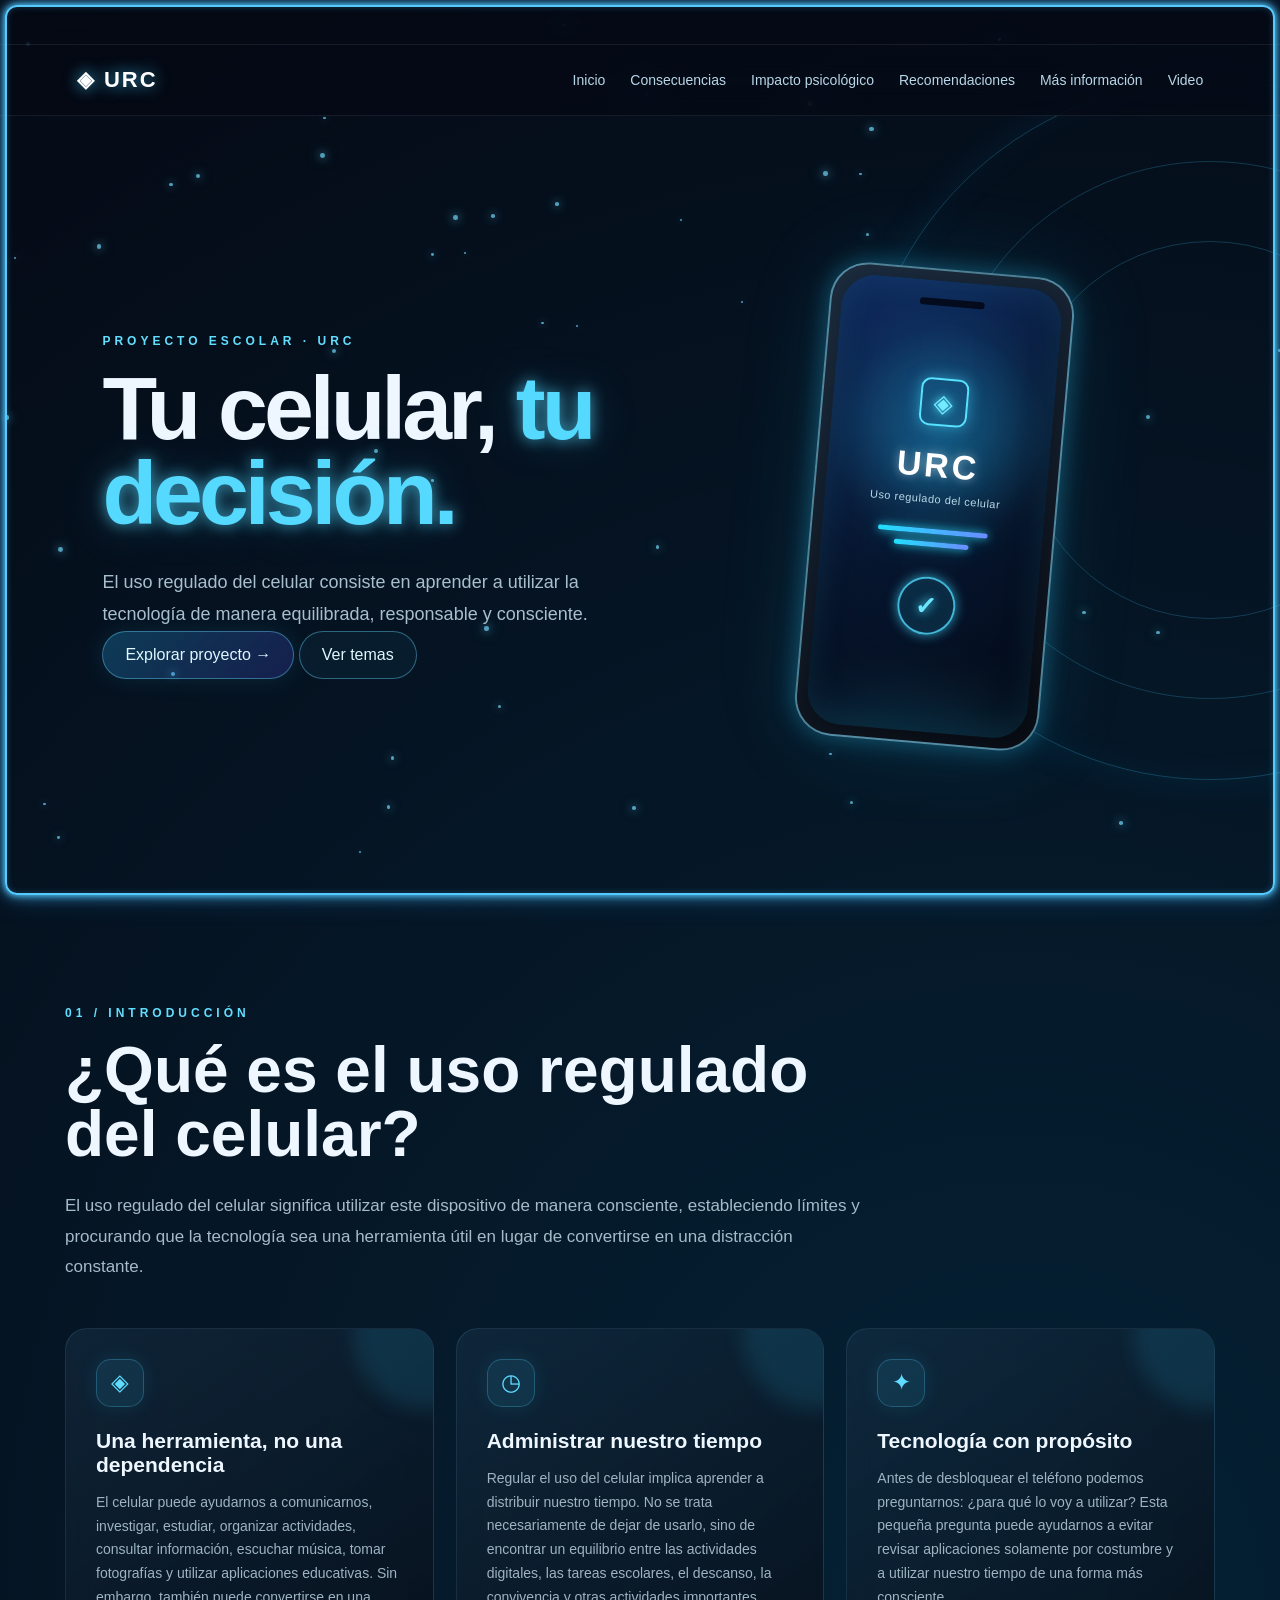
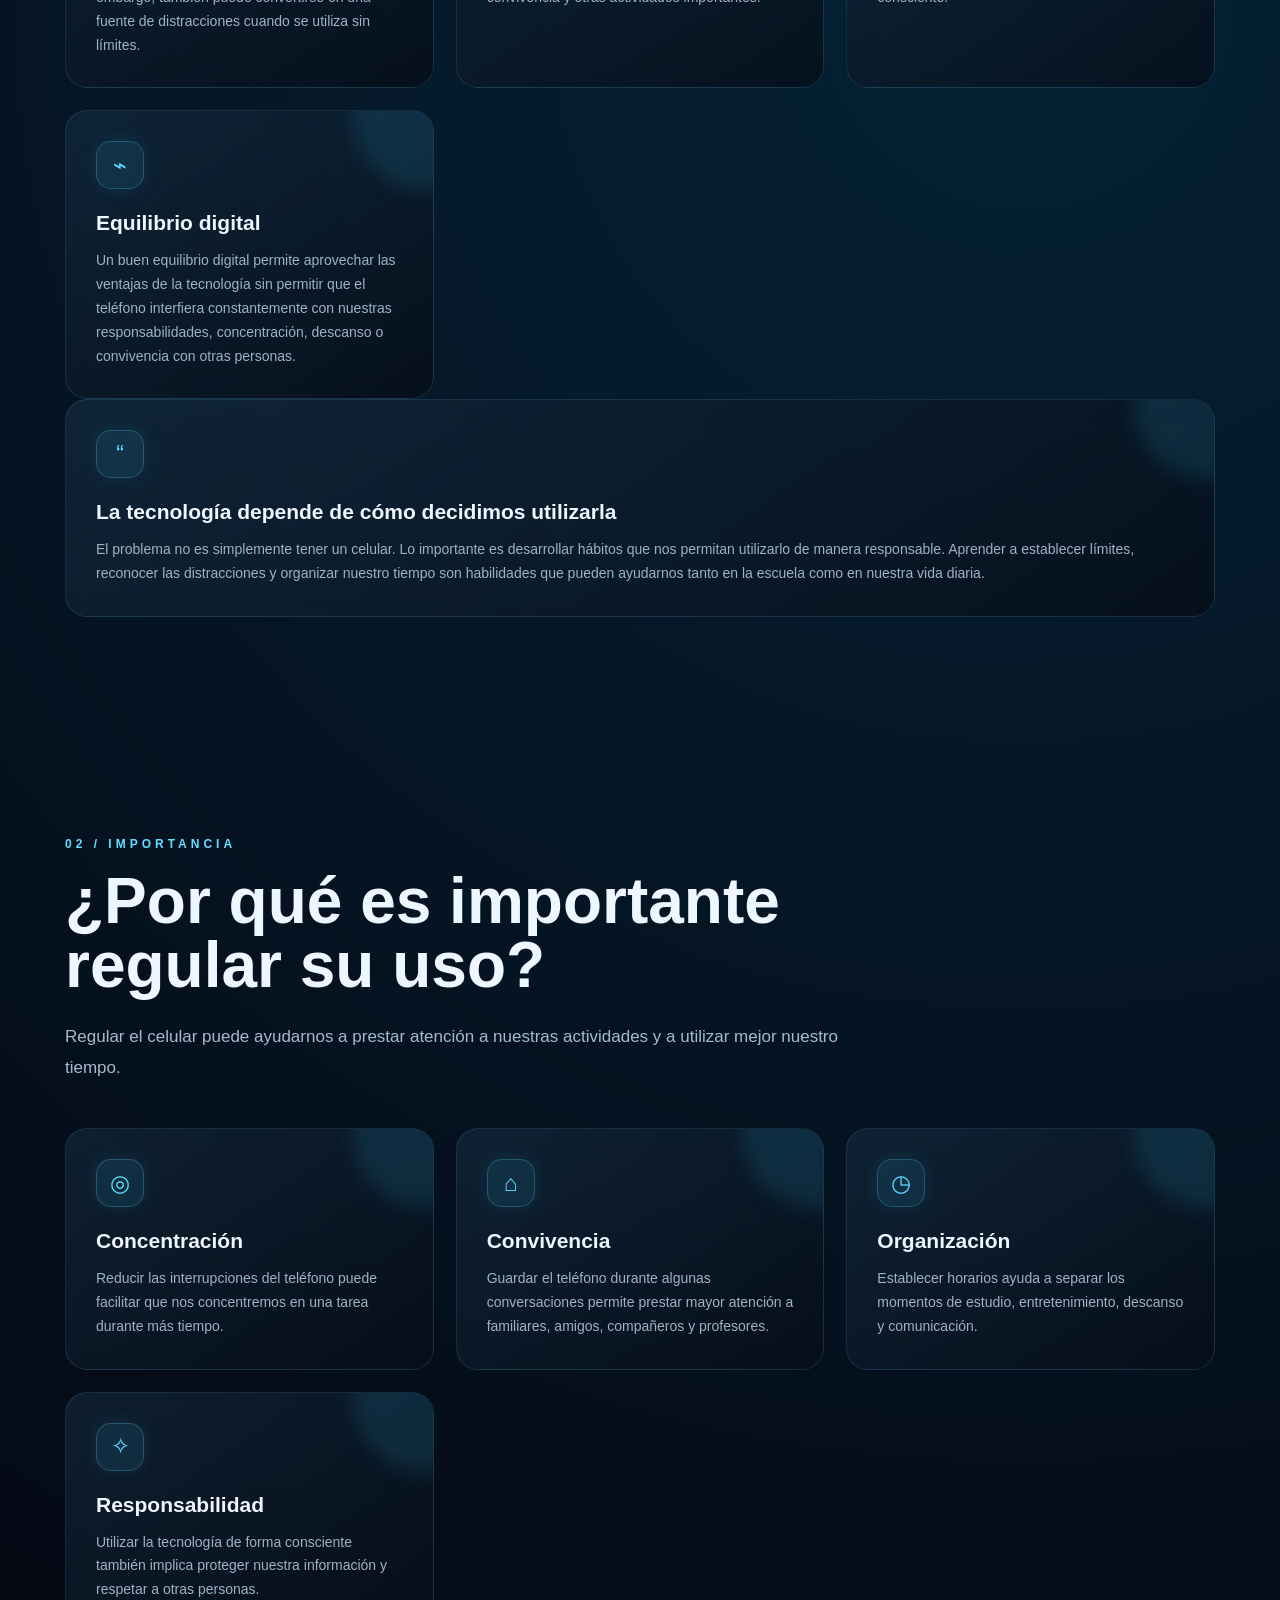
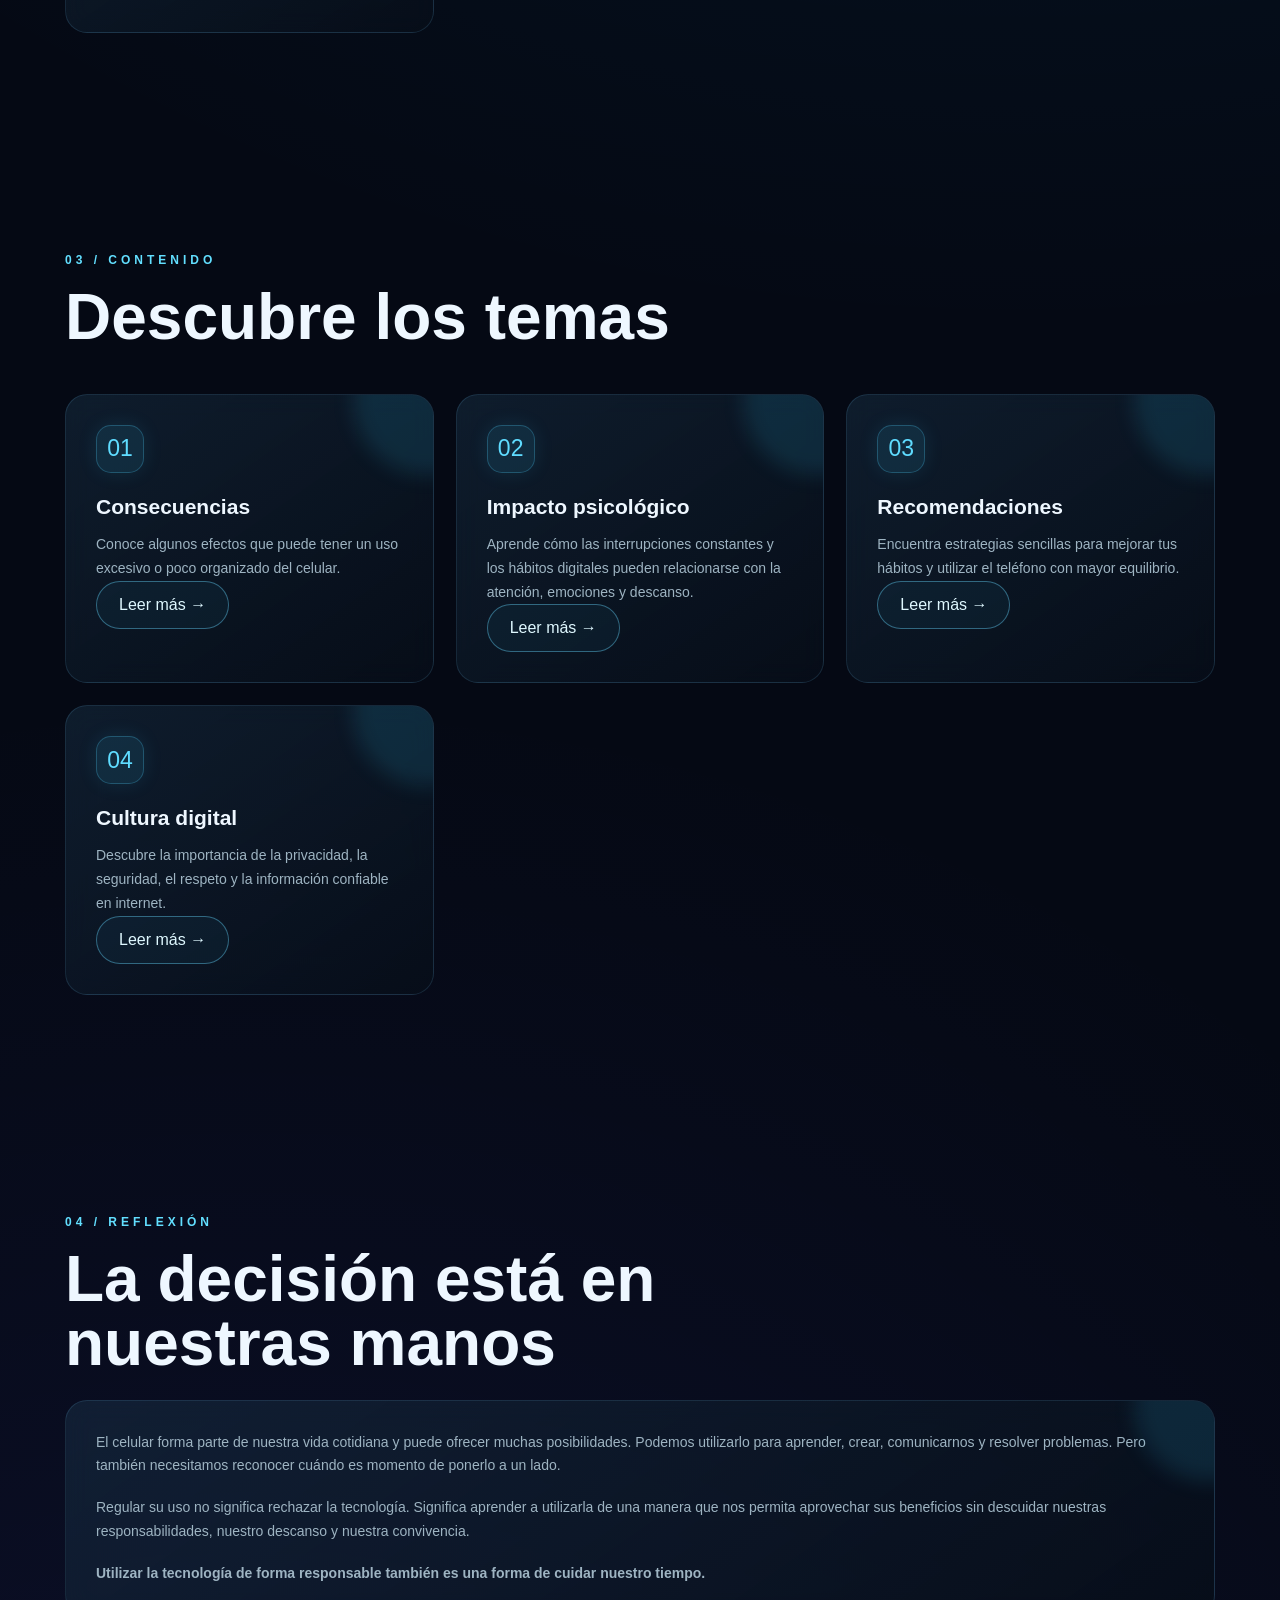
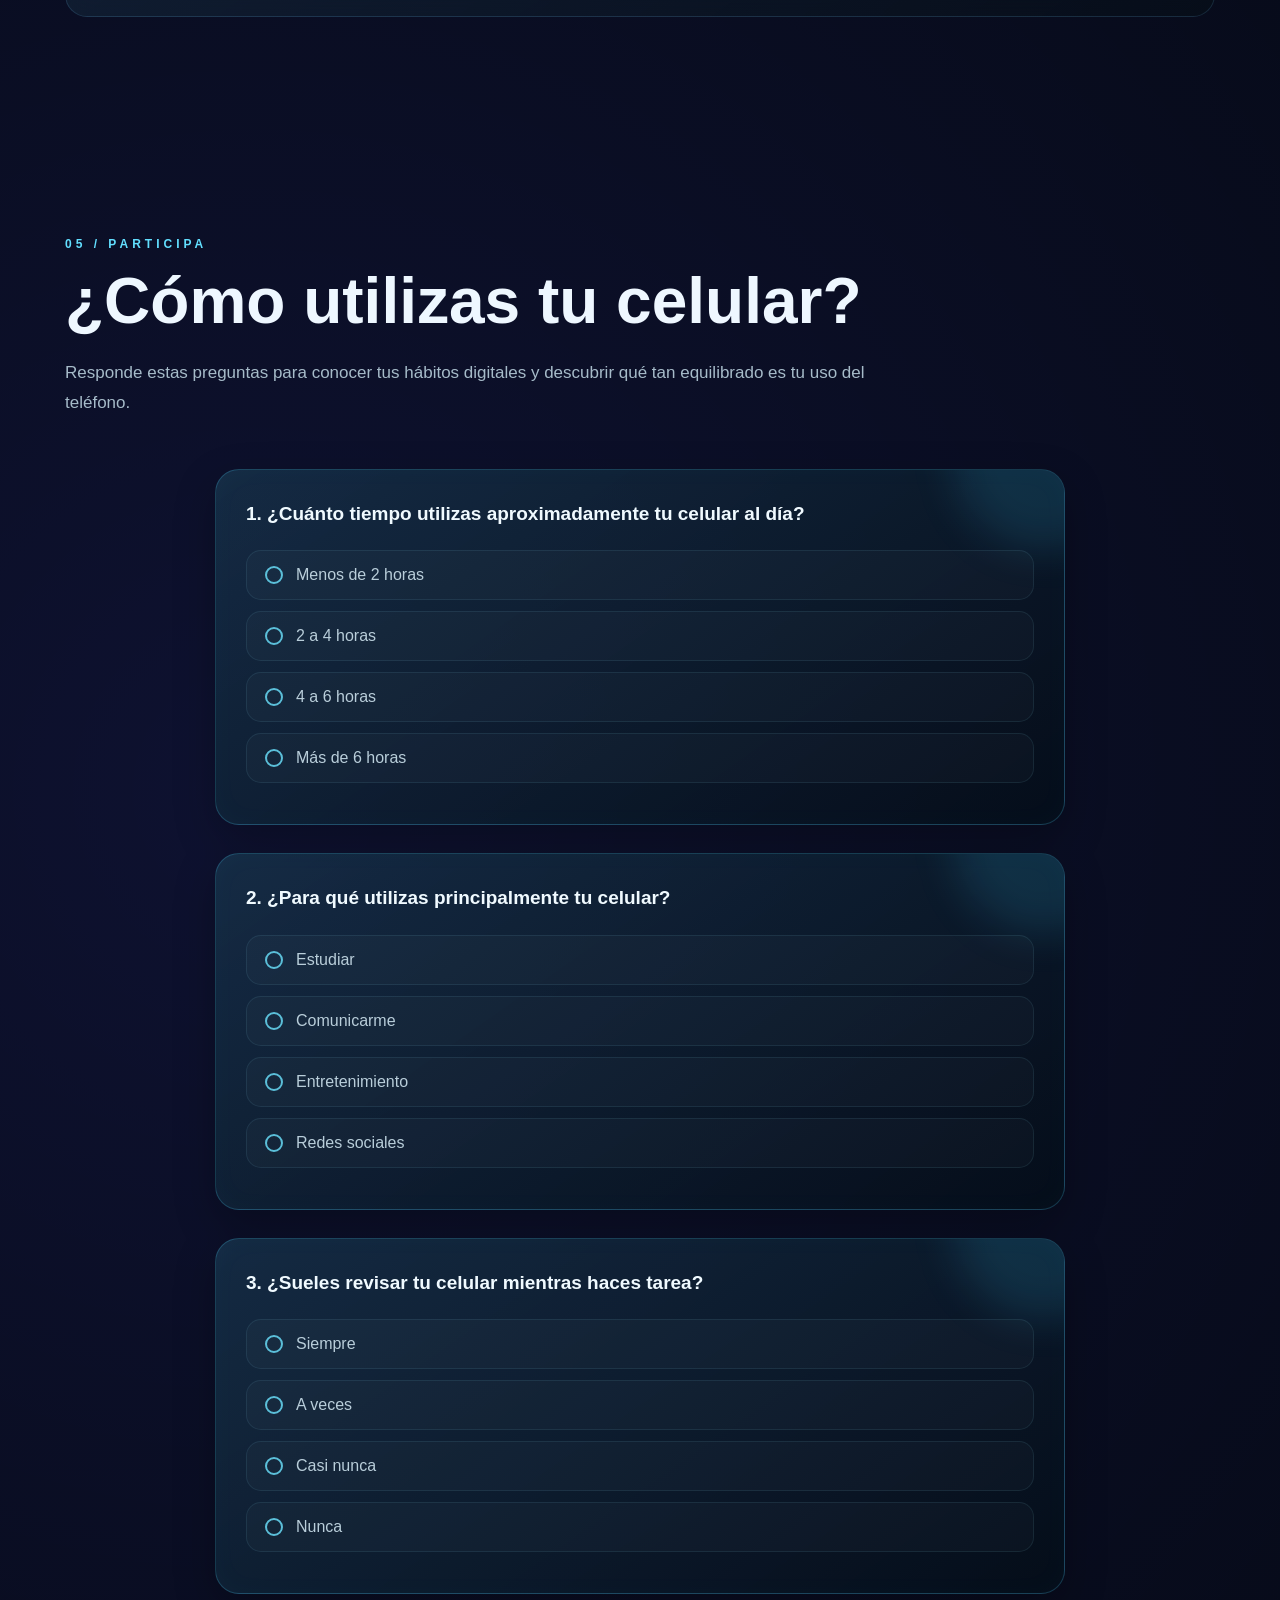
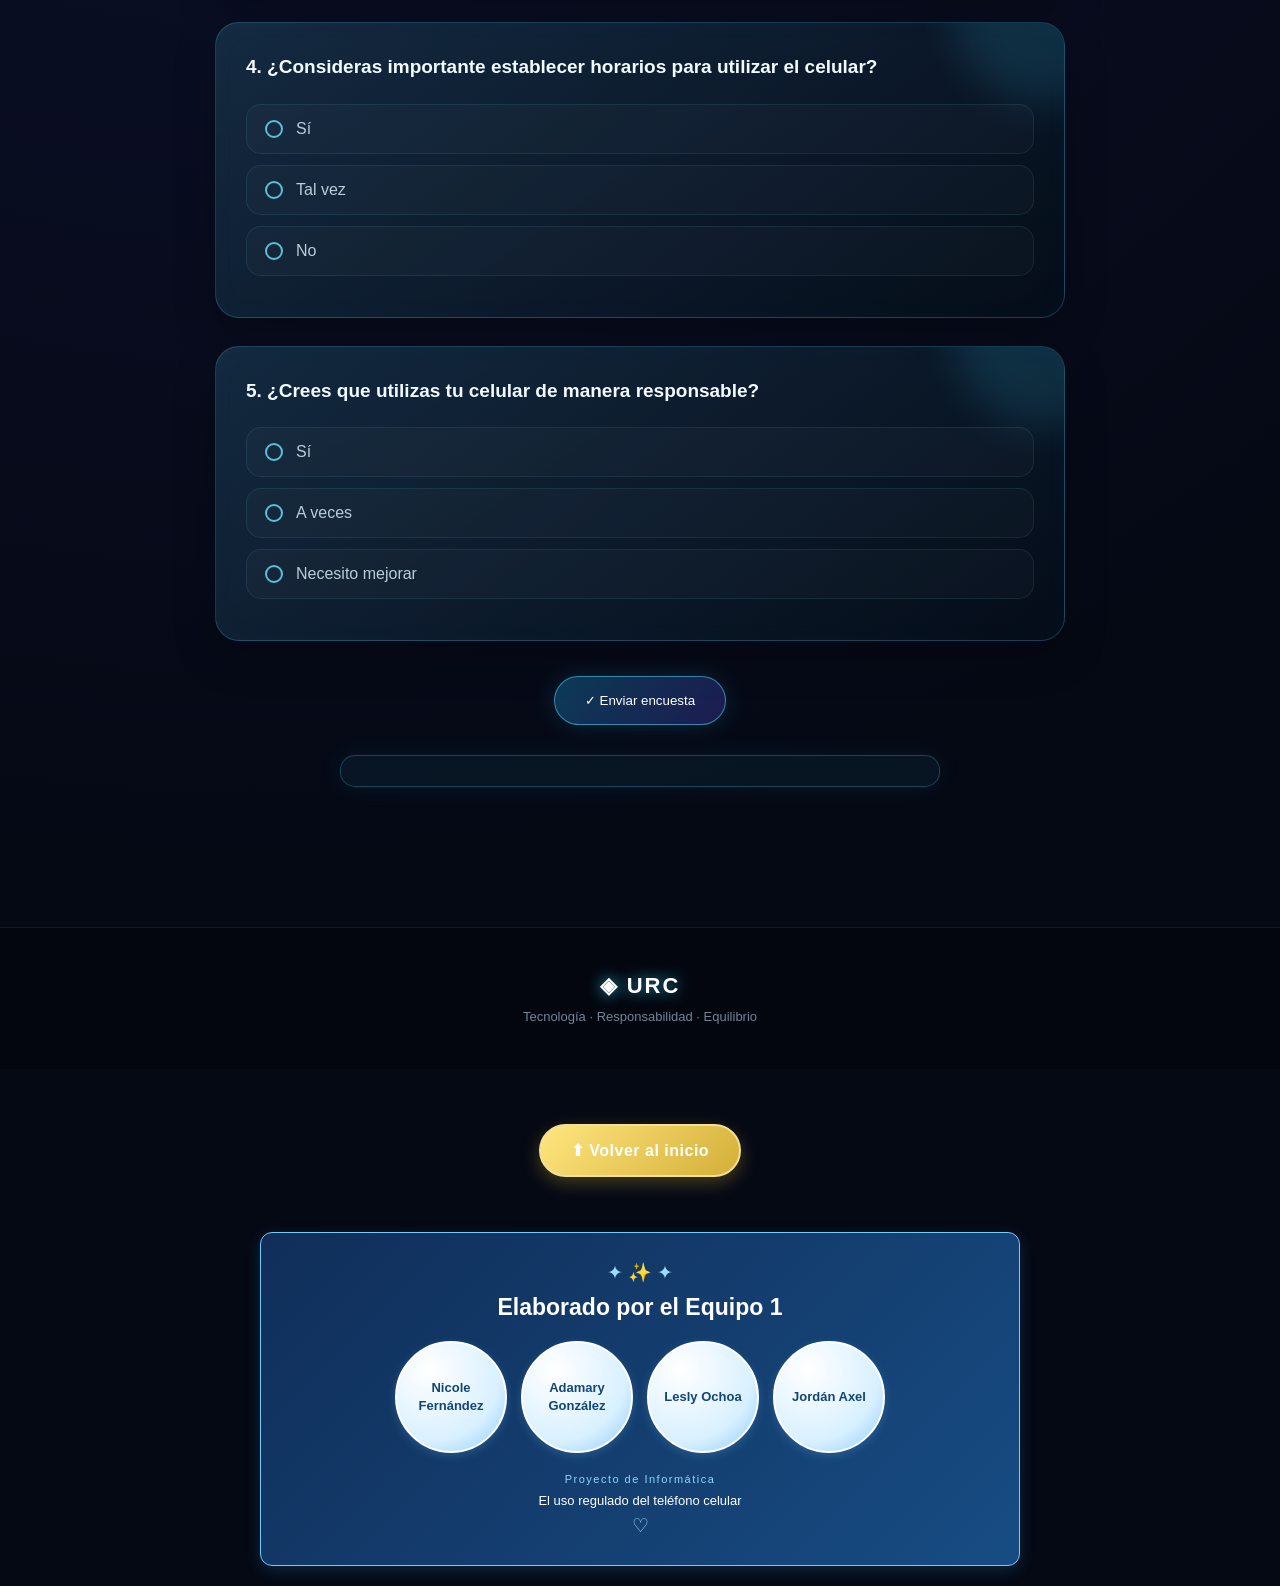
<file: index.html>
<!DOCTYPE html>
<html lang="es">
<head>
  <meta charset="UTF-8">
  <meta name="viewport" content="width=device-width, initial-scale=1">
  <title>Uso regulado del celular | URC</title>

  <link rel="stylesheet" href="style.css">
  <script src="script.js" defer></script>
</head>

<body>
   <header class="encabezado" id="inicio"></header> 

  <div class="ondas"></div>
  <div id="particulas"></div>

  <header class="encabezado">
    <a href="index.html" class="logo">◈ URC</a>

    <button class="menu-movil" id="menuBtn">☰</button>

    <nav class="navegacion" id="menu">
      <a href="index.html">Inicio</a>
      <a href="consecuencias.html">Consecuencias</a>
      <a href="impacto.html">Impacto psicológico</a>
      <a href="recomendaciones.html">Recomendaciones</a>
      <a href="m.html">Más información</a>
      <a href="video.html">Video</a>
    </nav>
  </header>


  <main>

    <!-- PORTADA -->

    <section class="portada">

      <div class="portada-contenido">

        <p class="sobrelinea">PROYECTO ESCOLAR · URC</p>

        <h1>
          Tu celular,
          <span>tu decisión.</span>
        </h1>

        <p class="bajada">
          El uso regulado del celular consiste en aprender a utilizar
          la tecnología de manera equilibrada, responsable y consciente.
        </p>

        <div class="botones">
          <a href="#introduccion" class="boton boton-principal">
            Explorar proyecto →
          </a>

          <a href="#temas" class="boton">
            Ver temas
          </a>
        </div>

      </div>


      <div class="portada-visual">

        <div class="aro aro-1"></div>
        <div class="aro aro-2"></div>
        <div class="aro aro-3"></div>
        <div class="telefono">

  <div class="telefono-pantalla">

    <div class="telefono-notch"></div>

    <div class="urc-icono">
      ◈
    </div>

    <h3>URC</h3>

    <p>
      Uso regulado del celular
    </p>

    <div class="lineas-urc">
      <span></span>
      <span></span>
    </div>

    <div class="boton-check">
      ✓
    </div>

  </div>

</div>

        <div class="burbuja burbuja-1">✦</div>
        <div class="burbuja burbuja-2">+</div>
        <div class="burbuja burbuja-3">◈</div>

        <div class="planta planta-1">❧</div>
        <div class="planta planta-2">❧</div>

      </div>

    </section>


    <!-- INTRODUCCIÓN -->

    <section class="seccion" id="introduccion">

      <p class="sobrelinea">01 / INTRODUCCIÓN</p>

      <h2>
        ¿Qué es el uso regulado del celular?
      </h2>

      <p class="texto-seccion">
        El uso regulado del celular significa utilizar este dispositivo
        de manera consciente, estableciendo límites y procurando que la
        tecnología sea una herramienta útil en lugar de convertirse en
        una distracción constante.
      </p>


      <div class="contenido-interior">

        <article class="tarjeta">

          <span class="icono-tarjeta">◈</span>

          <h3>
            Una herramienta, no una dependencia
          </h3>

          <p>
            El celular puede ayudarnos a comunicarnos, investigar,
            estudiar, organizar actividades, consultar información,
            escuchar música, tomar fotografías y utilizar aplicaciones
            educativas. Sin embargo, también puede convertirse en una
            fuente de distracciones cuando se utiliza sin límites.
          </p>

        </article>


        <article class="tarjeta">

          <span class="icono-tarjeta">◷</span>

          <h3>
            Administrar nuestro tiempo
          </h3>

          <p>
            Regular el uso del celular implica aprender a distribuir
            nuestro tiempo. No se trata necesariamente de dejar de usarlo,
            sino de encontrar un equilibrio entre las actividades digitales,
            las tareas escolares, el descanso, la convivencia y otras
            actividades importantes.
          </p>

        </article>


        <article class="tarjeta">

          <span class="icono-tarjeta">✦</span>

          <h3>
            Tecnología con propósito
          </h3>

          <p>
            Antes de desbloquear el teléfono podemos preguntarnos:
            ¿para qué lo voy a utilizar? Esta pequeña pregunta puede
            ayudarnos a evitar revisar aplicaciones solamente por costumbre
            y a utilizar nuestro tiempo de una forma más consciente.
          </p>

        </article>


        <article class="tarjeta">

          <span class="icono-tarjeta">⌁</span>

          <h3>
            Equilibrio digital
          </h3>

          <p>
            Un buen equilibrio digital permite aprovechar las ventajas
            de la tecnología sin permitir que el teléfono interfiera
            constantemente con nuestras responsabilidades, concentración,
            descanso o convivencia con otras personas.
          </p>

        </article>

      </div>


      <section class="tarjeta">

        <span class="icono-tarjeta">“</span>

        <h3>
          La tecnología depende de cómo decidimos utilizarla
        </h3>

        <p>
          El problema no es simplemente tener un celular. Lo importante
          es desarrollar hábitos que nos permitan utilizarlo de manera
          responsable. Aprender a establecer límites, reconocer las
          distracciones y organizar nuestro tiempo son habilidades que
          pueden ayudarnos tanto en la escuela como en nuestra vida diaria.
        </p>

      </section>

    </section>


    <!-- IMPORTANCIA -->

    <section class="seccion">

      <p class="sobrelinea">02 / IMPORTANCIA</p>

      <h2>
        ¿Por qué es importante regular su uso?
      </h2>

      <p class="texto-seccion">
        Regular el celular puede ayudarnos a prestar atención a nuestras
        actividades y a utilizar mejor nuestro tiempo.
      </p>


      <div class="contenido-interior">

        <article class="tarjeta">
          <span class="icono-tarjeta">◎</span>
          <h3>Concentración</h3>
          <p>
            Reducir las interrupciones del teléfono puede facilitar que
            nos concentremos en una tarea durante más tiempo.
          </p>
        </article>

        <article class="tarjeta">
          <span class="icono-tarjeta">⌂</span>
          <h3>Convivencia</h3>
          <p>
            Guardar el teléfono durante algunas conversaciones permite
            prestar mayor atención a familiares, amigos, compañeros y
            profesores.
          </p>
        </article>

        <article class="tarjeta">
          <span class="icono-tarjeta">◷</span>
          <h3>Organización</h3>
          <p>
            Establecer horarios ayuda a separar los momentos de estudio,
            entretenimiento, descanso y comunicación.
          </p>
        </article>

        <article class="tarjeta">
          <span class="icono-tarjeta">✧</span>
          <h3>Responsabilidad</h3>
          <p>
            Utilizar la tecnología de forma consciente también implica
            proteger nuestra información y respetar a otras personas.
          </p>
        </article>

      </div>

    </section>


    <!-- TEMAS -->

    <section class="seccion" id="temas">

      <p class="sobrelinea">03 / CONTENIDO</p>

      <h2>
        Descubre los temas
      </h2>

      <div class="contenido-interior">

        <article class="tarjeta">
          <span class="icono-tarjeta">01</span>
          <h3>Consecuencias</h3>
          <p>
            Conoce algunos efectos que puede tener un uso excesivo
            o poco organizado del celular.
          </p>
          <a href="consecuencias.html" class="boton">
            Leer más →
          </a>
        </article>

        <article class="tarjeta">
          <span class="icono-tarjeta">02</span>
          <h3>Impacto psicológico</h3>
          <p>
            Aprende cómo las interrupciones constantes y los hábitos
            digitales pueden relacionarse con la atención, emociones
            y descanso.
          </p>
          <a href="impacto.html" class="boton">
            Leer más →
          </a>
        </article>

        <article class="tarjeta">
          <span class="icono-tarjeta">03</span>
          <h3>Recomendaciones</h3>
          <p>
            Encuentra estrategias sencillas para mejorar tus hábitos
            y utilizar el teléfono con mayor equilibrio.
          </p>
          <a href="recomendaciones.html" class="boton">
            Leer más →
          </a>
        </article>

        <article class="tarjeta">
          <span class="icono-tarjeta">04</span>
          <h3>Cultura digital</h3>
          <p>
            Descubre la importancia de la privacidad, la seguridad,
            el respeto y la información confiable en internet.
          </p>
          <a href="m.html" class="boton">
            Leer más →
          </a>
        </article>

      </div>

    </section>


    <!-- REFLEXIÓN -->

    <section class="seccion">

      <p class="sobrelinea">04 / REFLEXIÓN</p>

      <h2>
        La decisión está en nuestras manos
      </h2>

      <div class="tarjeta">

        <p>
          El celular forma parte de nuestra vida cotidiana y puede ofrecer
          muchas posibilidades. Podemos utilizarlo para aprender, crear,
          comunicarnos y resolver problemas. Pero también necesitamos
          reconocer cuándo es momento de ponerlo a un lado.
        </p>

        <p style="margin-top:18px;">
          Regular su uso no significa rechazar la tecnología. Significa
          aprender a utilizarla de una manera que nos permita aprovechar
          sus beneficios sin descuidar nuestras responsabilidades,
          nuestro descanso y nuestra convivencia.
        </p>

        <p style="margin-top:18px;">
          <strong>
            Utilizar la tecnología de forma responsable también es una
            forma de cuidar nuestro tiempo.
          </strong>
        </p>

      </div>

    </section>


    <!-- ENCUESTA -->

    <section class="seccion encuesta-seccion" id="encuesta">

      <p class="sobrelinea">05 / PARTICIPA</p>

      <h2>
        ¿Cómo utilizas tu celular?
      </h2>

      <p class="texto-seccion">
        Responde estas preguntas para conocer tus hábitos digitales
        y descubrir qué tan equilibrado es tu uso del teléfono.
      </p>

      <form id="encuestaForm" class="encuesta">

        <div class="pregunta">
          <h3>
            1. ¿Cuánto tiempo utilizas aproximadamente tu celular al día?
          </h3>

          <label>
            <input type="radio" name="pregunta1"
            value="Menos de 2 horas" required>
            Menos de 2 horas
          </label>

          <label>
            <input type="radio" name="pregunta1"
            value="2 a 4 horas">
            2 a 4 horas
          </label>

          <label>
            <input type="radio" name="pregunta1"
            value="4 a 6 horas">
            4 a 6 horas
          </label>

          <label>
            <input type="radio" name="pregunta1"
            value="Más de 6 horas">
            Más de 6 horas
          </label>
        </div>


        <div class="pregunta">

          <h3>
            2. ¿Para qué utilizas principalmente tu celular?
          </h3>

          <label>
            <input type="radio" name="pregunta2"
            value="Estudiar" required>
            Estudiar
          </label>

          <label>
            <input type="radio" name="pregunta2"
            value="Comunicarme">
            Comunicarme
          </label>

          <label>
            <input type="radio" name="pregunta2"
            value="Entretenimiento">
            Entretenimiento
          </label>

          <label>
            <input type="radio" name="pregunta2"
            value="Redes sociales">
            Redes sociales
          </label>

        </div>


        <div class="pregunta">

          <h3>
            3. ¿Sueles revisar tu celular mientras haces tarea?
          </h3>

          <label>
            <input type="radio" name="pregunta3"
            value="Siempre" required>
            Siempre
          </label>

          <label>
            <input type="radio" name="pregunta3"
            value="A veces">
            A veces
          </label>

          <label>
            <input type="radio" name="pregunta3"
            value="Casi nunca">
            Casi nunca
          </label>

          <label>
            <input type="radio" name="pregunta3"
            value="Nunca">
            Nunca
          </label>

        </div>


        <div class="pregunta">

          <h3>
            4. ¿Consideras importante establecer horarios para utilizar
            el celular?
          </h3>

          <label>
            <input type="radio" name="pregunta4"
            value="Sí" required>
            Sí
          </label>

          <label>
            <input type="radio" name="pregunta4"
            value="Tal vez">
            Tal vez
          </label>

          <label>
            <input type="radio" name="pregunta4"
            value="No">
            No
          </label>

        </div>


        <div class="pregunta">

          <h3>
            5. ¿Crees que utilizas tu celular de manera responsable?
          </h3>

          <label>
            <input type="radio" name="pregunta5"
            value="Sí" required>
            Sí
          </label>

          <label>
            <input type="radio" name="pregunta5"
            value="A veces">
            A veces
          </label>

          <label>
            <input type="radio" name="pregunta5"
            value="Necesito mejorar">
            Necesito mejorar
          </label>

        </div>


        <button type="submit" class="boton boton-principal">
          ✓ Enviar encuesta
        </button>

      </form>

      <div id="mensajeEncuesta" class="mensaje-encuesta"></div>

      <div id="resultadosEncuesta" class="resultados-encuesta">

        <p class="sobrelinea">RESULTADOS</p>

        <h2>
          Resultados de la encuesta
        </h2>

        <div id="resultadosContenido"></div>

      </div>

    </section>

  </main>


  <footer class="pie">

    <a href="index.html" class="logo">
      ◈ URC
    </a>

    <p>
      Tecnología · Responsabilidad · Equilibrio
    </p>

  </footer>
  <!-- BOTÓN PARA VOLVER AL INICIO -->
<div class="regresar-inicio">
    <a href="#inicio" class="boton-inicio">
        ⬆ Volver al inicio
    </a>
</div>
<!-- CRÉDITOS DEL EQUIPO 1 --><footer class="creditos-equipo">
    <div class="adorno-creditos">✦ ✨ ✦</div><h2>Elaborado por el Equipo 1</h2>

<div class="linea-dorada"></div>

<div class="burbujas-integrantes">

    <div class="burbuja-nombre">Nicole Fernández</div>

    <div class="burbuja-nombre">Adamary González</div>

    <div class="burbuja-nombre">Lesly Ochoa</div>

    <div class="burbuja-nombre">Jordán Axel</div>

</div>

<p class="proyecto">
    Proyecto de Informática
</p>

<p class="tema-proyecto">
    El uso regulado del teléfono celular
</p>

<div class="adorno-creditos">♡</div>

</footer>
</body>
</html>
</file>
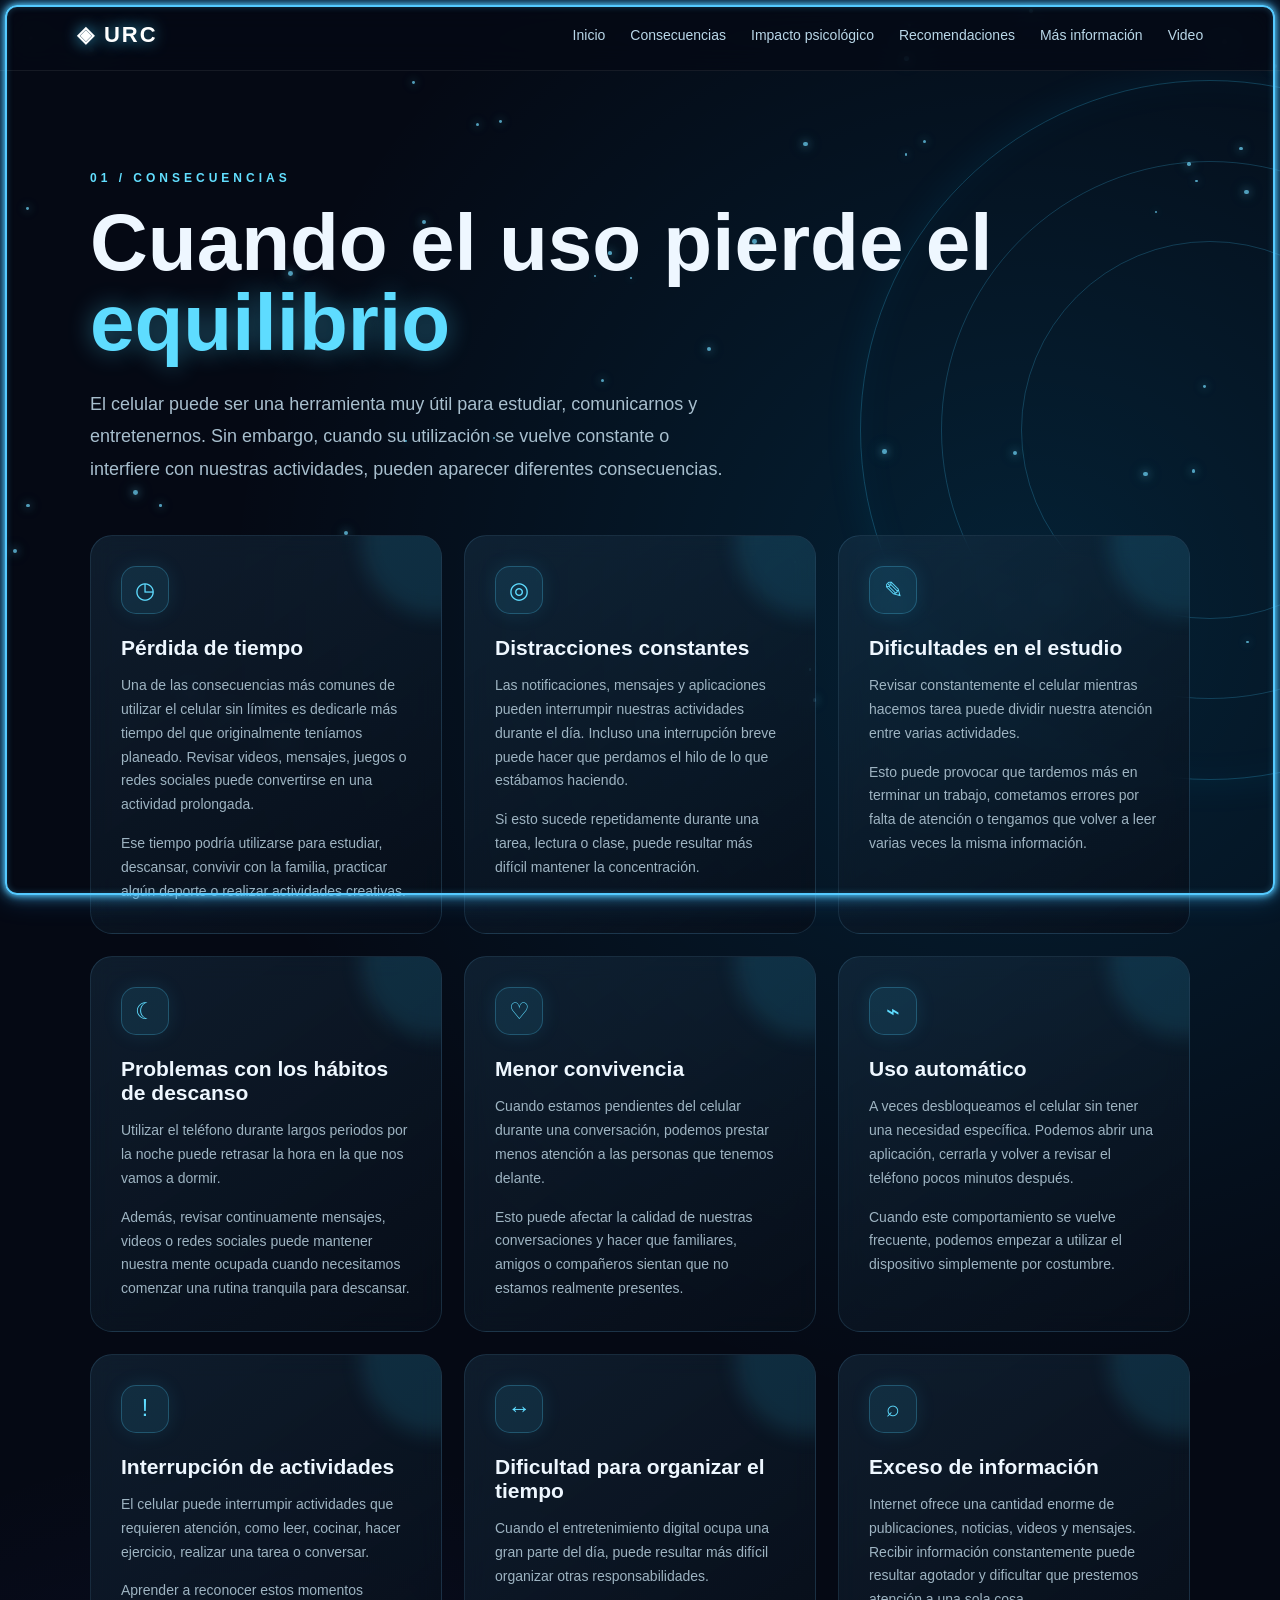
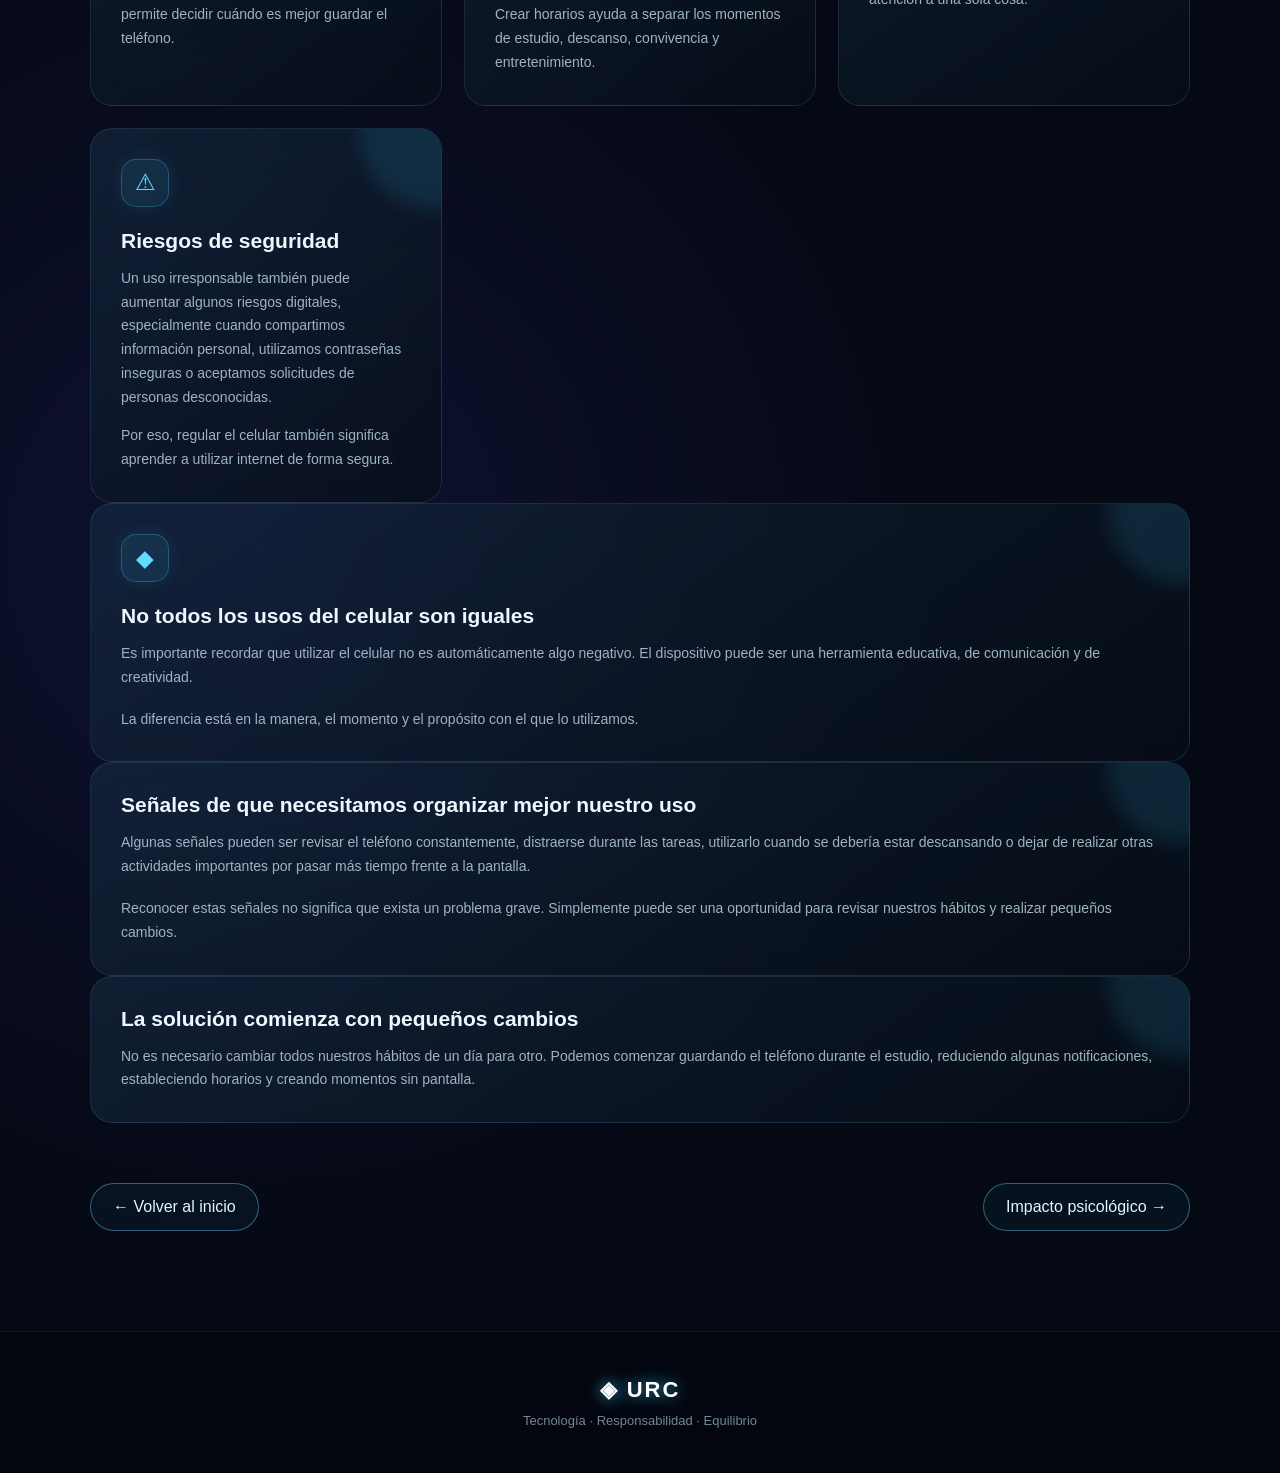
<file: consecuencias.html>
<!DOCTYPE html>
<html lang="es">
<head>
  <meta charset="UTF-8">
  <meta name="viewport" content="width=device-width, initial-scale=1">

  <title>Consecuencias | URC</title>

  <link rel="stylesheet" href="style.css">
  <script src="script.js" defer></script>
</head>

<body>

  <div class="ondas"></div>
  <div id="particulas"></div>

  <header class="encabezado">

    <a href="index.html" class="logo">◈ URC</a>

    <button class="menu-movil" id="menuBtn">☰</button>

    <nav class="navegacion" id="menu">
      <a href="index.html">Inicio</a>
      <a href="consecuencias.html">Consecuencias</a>
      <a href="impacto.html">Impacto psicológico</a>
      <a href="recomendaciones.html">Recomendaciones</a>
      <a href="m.html">Más información</a>
      <a href="video.html">Video</a>
    </nav>

  </header>


  <main class="pagina-interior">

    <p class="sobrelinea">01 / CONSECUENCIAS</p>

    <h1>
      Cuando el uso pierde el <span>equilibrio</span>
    </h1>

    <p class="bajada">
      El celular puede ser una herramienta muy útil para estudiar,
      comunicarnos y entretenernos. Sin embargo, cuando su utilización
      se vuelve constante o interfiere con nuestras actividades,
      pueden aparecer diferentes consecuencias.
    </p>


    <div class="contenido-interior">

      <article class="tarjeta">
        <span class="icono-tarjeta">◷</span>

        <h3>Pérdida de tiempo</h3>

        <p>
          Una de las consecuencias más comunes de utilizar el celular
          sin límites es dedicarle más tiempo del que originalmente
          teníamos planeado. Revisar videos, mensajes, juegos o redes
          sociales puede convertirse en una actividad prolongada.
        </p>

        <p style="margin-top:15px;">
          Ese tiempo podría utilizarse para estudiar, descansar,
          convivir con la familia, practicar algún deporte o realizar
          actividades creativas.
        </p>
      </article>


      <article class="tarjeta">
        <span class="icono-tarjeta">◎</span>

        <h3>Distracciones constantes</h3>

        <p>
          Las notificaciones, mensajes y aplicaciones pueden interrumpir
          nuestras actividades durante el día. Incluso una interrupción
          breve puede hacer que perdamos el hilo de lo que estábamos
          haciendo.
        </p>

        <p style="margin-top:15px;">
          Si esto sucede repetidamente durante una tarea, lectura o clase,
          puede resultar más difícil mantener la concentración.
        </p>
      </article>


      <article class="tarjeta">
        <span class="icono-tarjeta">✎</span>

        <h3>Dificultades en el estudio</h3>

        <p>
          Revisar constantemente el celular mientras hacemos tarea puede
          dividir nuestra atención entre varias actividades.
        </p>

        <p style="margin-top:15px;">
          Esto puede provocar que tardemos más en terminar un trabajo,
          cometamos errores por falta de atención o tengamos que volver
          a leer varias veces la misma información.
        </p>
      </article>


      <article class="tarjeta">
        <span class="icono-tarjeta">☾</span>

        <h3>Problemas con los hábitos de descanso</h3>

        <p>
          Utilizar el teléfono durante largos periodos por la noche
          puede retrasar la hora en la que nos vamos a dormir.
        </p>

        <p style="margin-top:15px;">
          Además, revisar continuamente mensajes, videos o redes sociales
          puede mantener nuestra mente ocupada cuando necesitamos
          comenzar una rutina tranquila para descansar.
        </p>
      </article>


      <article class="tarjeta">
        <span class="icono-tarjeta">♡</span>

        <h3>Menor convivencia</h3>

        <p>
          Cuando estamos pendientes del celular durante una conversación,
          podemos prestar menos atención a las personas que tenemos
          delante.
        </p>

        <p style="margin-top:15px;">
          Esto puede afectar la calidad de nuestras conversaciones
          y hacer que familiares, amigos o compañeros sientan que
          no estamos realmente presentes.
        </p>
      </article>


      <article class="tarjeta">
        <span class="icono-tarjeta">⌁</span>

        <h3>Uso automático</h3>

        <p>
          A veces desbloqueamos el celular sin tener una necesidad
          específica. Podemos abrir una aplicación, cerrarla y volver
          a revisar el teléfono pocos minutos después.
        </p>

        <p style="margin-top:15px;">
          Cuando este comportamiento se vuelve frecuente, podemos
          empezar a utilizar el dispositivo simplemente por costumbre.
        </p>
      </article>


      <article class="tarjeta">
        <span class="icono-tarjeta">!</span>

        <h3>Interrupción de actividades</h3>

        <p>
          El celular puede interrumpir actividades que requieren
          atención, como leer, cocinar, hacer ejercicio, realizar
          una tarea o conversar.
        </p>

        <p style="margin-top:15px;">
          Aprender a reconocer estos momentos permite decidir cuándo
          es mejor guardar el teléfono.
        </p>
      </article>


      <article class="tarjeta">
        <span class="icono-tarjeta">↔</span>

        <h3>Dificultad para organizar el tiempo</h3>

        <p>
          Cuando el entretenimiento digital ocupa una gran parte del día,
          puede resultar más difícil organizar otras responsabilidades.
        </p>

        <p style="margin-top:15px;">
          Crear horarios ayuda a separar los momentos de estudio,
          descanso, convivencia y entretenimiento.
        </p>
      </article>


      <article class="tarjeta">
        <span class="icono-tarjeta">⌕</span>

        <h3>Exceso de información</h3>

        <p>
          Internet ofrece una cantidad enorme de publicaciones,
          noticias, videos y mensajes. Recibir información constantemente
          puede resultar agotador y dificultar que prestemos atención
          a una sola cosa.
        </p>
      </article>


      <article class="tarjeta">
        <span class="icono-tarjeta">⚠</span>

        <h3>Riesgos de seguridad</h3>

        <p>
          Un uso irresponsable también puede aumentar algunos riesgos
          digitales, especialmente cuando compartimos información
          personal, utilizamos contraseñas inseguras o aceptamos
          solicitudes de personas desconocidas.
        </p>

        <p style="margin-top:15px;">
          Por eso, regular el celular también significa aprender
          a utilizar internet de forma segura.
        </p>
      </article>

    </div>


    <section class="tarjeta">

      <span class="icono-tarjeta">◆</span>

      <h3>
        No todos los usos del celular son iguales
      </h3>

      <p>
        Es importante recordar que utilizar el celular no es
        automáticamente algo negativo. El dispositivo puede ser
        una herramienta educativa, de comunicación y de creatividad.
      </p>

      <p style="margin-top:18px;">
        La diferencia está en la manera, el momento y el propósito
        con el que lo utilizamos.
      </p>

    </section>


    <section class="tarjeta">

      <h3>
        Señales de que necesitamos organizar mejor nuestro uso
      </h3>

      <p>
        Algunas señales pueden ser revisar el teléfono constantemente,
        distraerse durante las tareas, utilizarlo cuando se debería
        estar descansando o dejar de realizar otras actividades
        importantes por pasar más tiempo frente a la pantalla.
      </p>

      <p style="margin-top:18px;">
        Reconocer estas señales no significa que exista un problema
        grave. Simplemente puede ser una oportunidad para revisar
        nuestros hábitos y realizar pequeños cambios.
      </p>

    </section>


    <section class="tarjeta">

      <h3>
        La solución comienza con pequeños cambios
      </h3>

      <p>
        No es necesario cambiar todos nuestros hábitos de un día
        para otro. Podemos comenzar guardando el teléfono durante
        el estudio, reduciendo algunas notificaciones, estableciendo
        horarios y creando momentos sin pantalla.
      </p>

    </section>


    <div class="navegacion-inferior">

      <a href="index.html" class="boton">
        ← Volver al inicio
      </a>

      <a href="impacto.html" class="boton">
        Impacto psicológico →
      </a>

    </div>

  </main>


  <footer class="pie">

    <a href="index.html" class="logo">◈ URC</a>

    <p>
      Tecnología · Responsabilidad · Equilibrio
    </p>

  </footer>

</body>
</html>
</file>
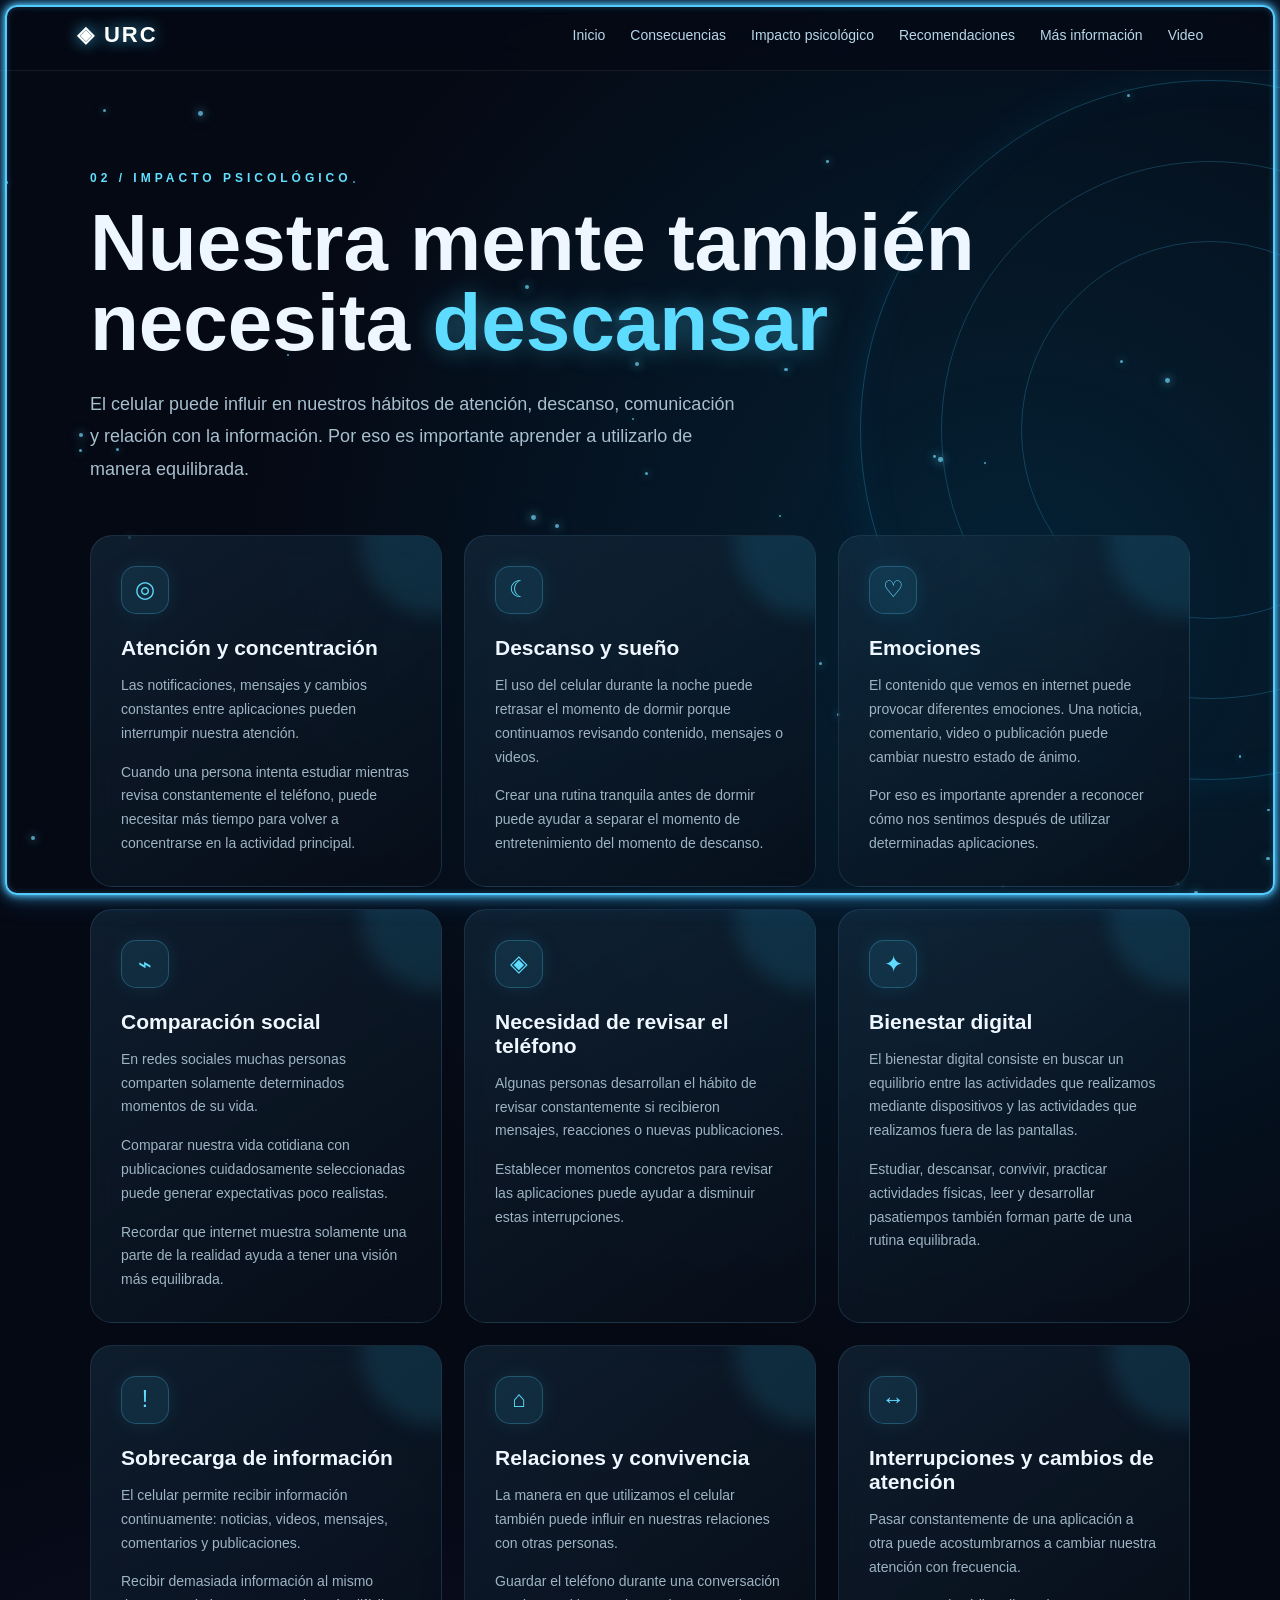
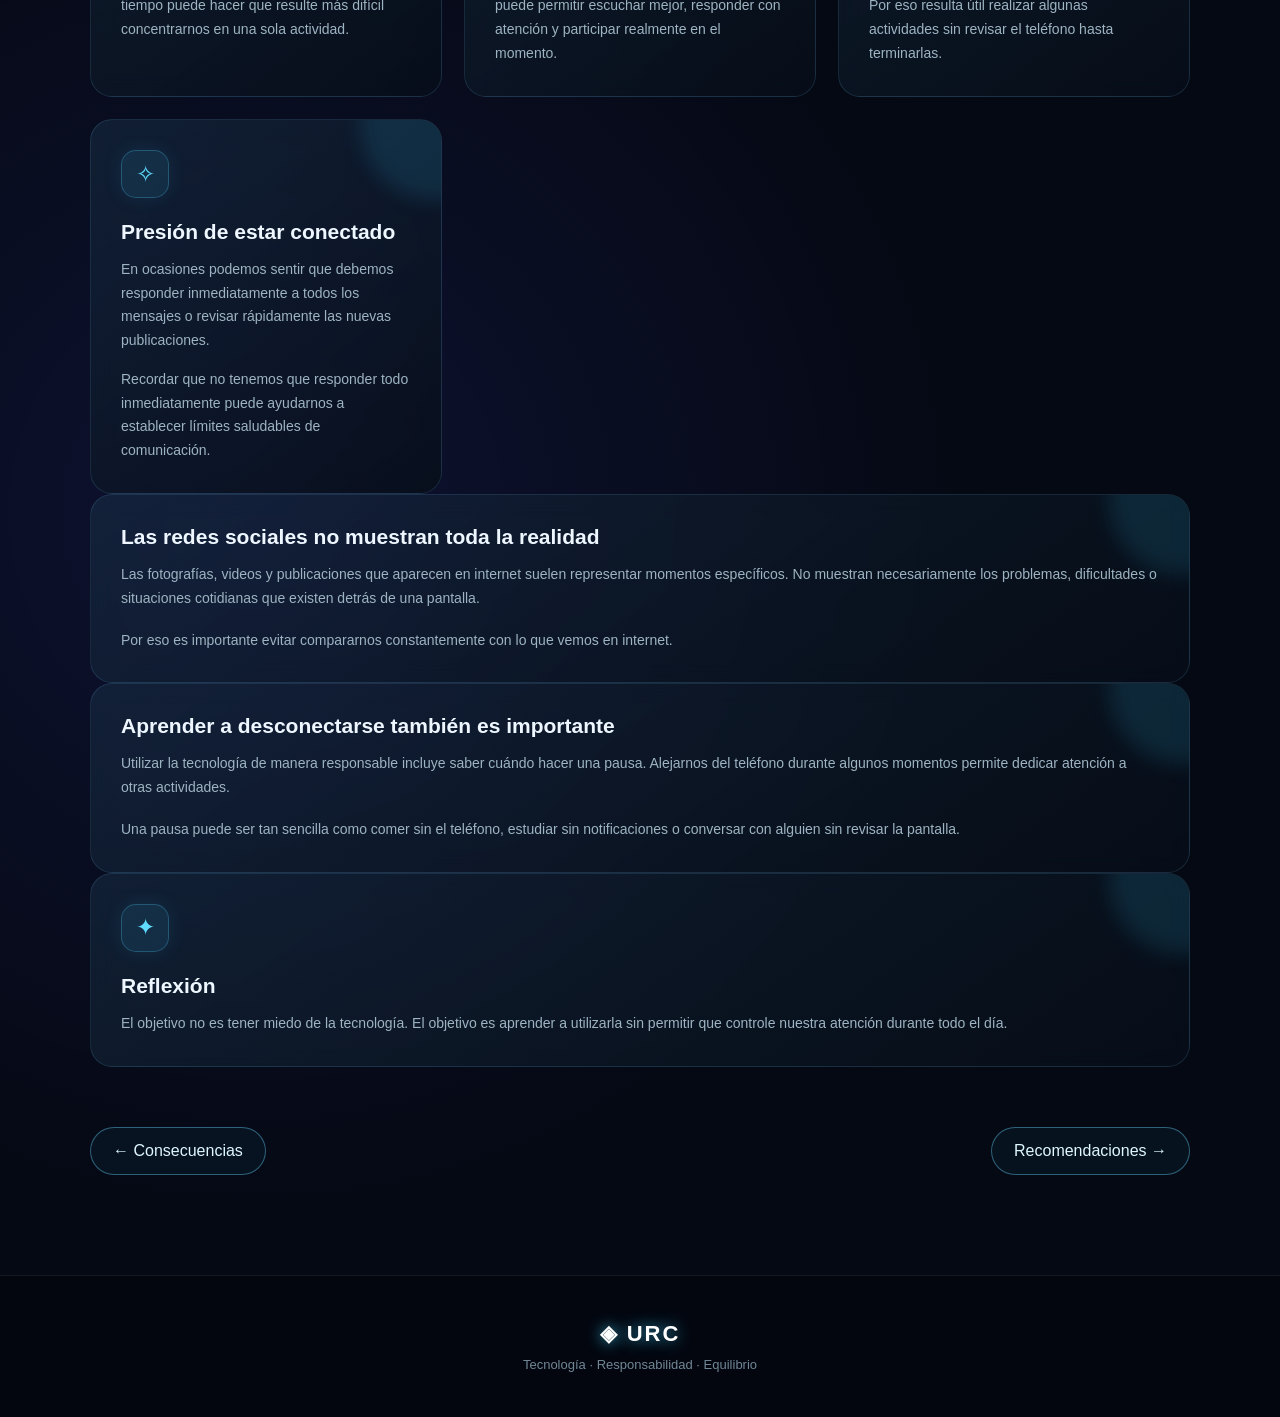
<file: impacto.html>
<!DOCTYPE html>
<html lang="es">
<head>

  <meta charset="UTF-8">

  <meta name="viewport"
  content="width=device-width, initial-scale=1">

  <title>Impacto psicológico | URC</title>

  <link rel="stylesheet" href="style.css">
  <script src="script.js" defer></script>

</head>


<body>

  <div class="ondas"></div>
  <div id="particulas"></div>


  <header class="encabezado">

    <a href="index.html" class="logo">
      ◈ URC
    </a>

    <button class="menu-movil" id="menuBtn">
      ☰
    </button>

    <nav class="navegacion" id="menu">

      <a href="index.html">Inicio</a>

      <a href="consecuencias.html">
        Consecuencias
      </a>

      <a href="impacto.html">
        Impacto psicológico
      </a>

      <a href="recomendaciones.html">
        Recomendaciones
      </a>

      <a href="m.html">
        Más información
      </a>

      <a href="video.html">
        Video
      </a>

    </nav>

  </header>


  <main class="pagina-interior">

    <p class="sobrelinea">
      02 / IMPACTO PSICOLÓGICO
    </p>

    <h1>
      Nuestra mente también necesita <span>descansar</span>
    </h1>

    <p class="bajada">
      El celular puede influir en nuestros hábitos de atención,
      descanso, comunicación y relación con la información.
      Por eso es importante aprender a utilizarlo de manera equilibrada.
    </p>


    <div class="contenido-interior">


      <article class="tarjeta">

        <span class="icono-tarjeta">◎</span>

        <h3>
          Atención y concentración
        </h3>

        <p>
          Las notificaciones, mensajes y cambios constantes entre
          aplicaciones pueden interrumpir nuestra atención.
        </p>

        <p style="margin-top:15px;">
          Cuando una persona intenta estudiar mientras revisa
          constantemente el teléfono, puede necesitar más tiempo
          para volver a concentrarse en la actividad principal.
        </p>

      </article>


      <article class="tarjeta">

        <span class="icono-tarjeta">☾</span>

        <h3>
          Descanso y sueño
        </h3>

        <p>
          El uso del celular durante la noche puede retrasar
          el momento de dormir porque continuamos revisando
          contenido, mensajes o videos.
        </p>

        <p style="margin-top:15px;">
          Crear una rutina tranquila antes de dormir puede ayudar
          a separar el momento de entretenimiento del momento
          de descanso.
        </p>

      </article>


      <article class="tarjeta">

        <span class="icono-tarjeta">♡</span>

        <h3>
          Emociones
        </h3>

        <p>
          El contenido que vemos en internet puede provocar
          diferentes emociones. Una noticia, comentario, video
          o publicación puede cambiar nuestro estado de ánimo.
        </p>

        <p style="margin-top:15px;">
          Por eso es importante aprender a reconocer cómo nos
          sentimos después de utilizar determinadas aplicaciones.
        </p>

      </article>


      <article class="tarjeta">

        <span class="icono-tarjeta">⌁</span>

        <h3>
          Comparación social
        </h3>

        <p>
          En redes sociales muchas personas comparten solamente
          determinados momentos de su vida.
        </p>

        <p style="margin-top:15px;">
          Comparar nuestra vida cotidiana con publicaciones
          cuidadosamente seleccionadas puede generar expectativas
          poco realistas.
        </p>

        <p style="margin-top:15px;">
          Recordar que internet muestra solamente una parte
          de la realidad ayuda a tener una visión más equilibrada.
        </p>

      </article>


      <article class="tarjeta">

        <span class="icono-tarjeta">◈</span>

        <h3>
          Necesidad de revisar el teléfono
        </h3>

        <p>
          Algunas personas desarrollan el hábito de revisar
          constantemente si recibieron mensajes, reacciones
          o nuevas publicaciones.
        </p>

        <p style="margin-top:15px;">
          Establecer momentos concretos para revisar las aplicaciones
          puede ayudar a disminuir estas interrupciones.
        </p>

      </article>


      <article class="tarjeta">

        <span class="icono-tarjeta">✦</span>

        <h3>
          Bienestar digital
        </h3>

        <p>
          El bienestar digital consiste en buscar un equilibrio
          entre las actividades que realizamos mediante dispositivos
          y las actividades que realizamos fuera de las pantallas.
        </p>

        <p style="margin-top:15px;">
          Estudiar, descansar, convivir, practicar actividades físicas,
          leer y desarrollar pasatiempos también forman parte
          de una rutina equilibrada.
        </p>

      </article>


      <article class="tarjeta">

        <span class="icono-tarjeta">!</span>

        <h3>
          Sobrecarga de información
        </h3>

        <p>
          El celular permite recibir información continuamente:
          noticias, videos, mensajes, comentarios y publicaciones.
        </p>

        <p style="margin-top:15px;">
          Recibir demasiada información al mismo tiempo puede hacer
          que resulte más difícil concentrarnos en una sola actividad.
        </p>

      </article>


      <article class="tarjeta">

        <span class="icono-tarjeta">⌂</span>

        <h3>
          Relaciones y convivencia
        </h3>

        <p>
          La manera en que utilizamos el celular también puede
          influir en nuestras relaciones con otras personas.
        </p>

        <p style="margin-top:15px;">
          Guardar el teléfono durante una conversación puede permitir
          escuchar mejor, responder con atención y participar
          realmente en el momento.
        </p>

      </article>


      <article class="tarjeta">

        <span class="icono-tarjeta">↔</span>

        <h3>
          Interrupciones y cambios de atención
        </h3>

        <p>
          Pasar constantemente de una aplicación a otra puede
          acostumbrarnos a cambiar nuestra atención con frecuencia.
        </p>

        <p style="margin-top:15px;">
          Por eso resulta útil realizar algunas actividades
          sin revisar el teléfono hasta terminarlas.
        </p>

      </article>


      <article class="tarjeta">

        <span class="icono-tarjeta">✧</span>

        <h3>
          Presión de estar conectado
        </h3>

        <p>
          En ocasiones podemos sentir que debemos responder
          inmediatamente a todos los mensajes o revisar rápidamente
          las nuevas publicaciones.
        </p>

        <p style="margin-top:15px;">
          Recordar que no tenemos que responder todo inmediatamente
          puede ayudarnos a establecer límites saludables de comunicación.
        </p>

      </article>

    </div>


    <section class="tarjeta">

      <h3>
        Las redes sociales no muestran toda la realidad
      </h3>

      <p>
        Las fotografías, videos y publicaciones que aparecen
        en internet suelen representar momentos específicos.
        No muestran necesariamente los problemas, dificultades
        o situaciones cotidianas que existen detrás de una pantalla.
      </p>

      <p style="margin-top:18px;">
        Por eso es importante evitar compararnos constantemente
        con lo que vemos en internet.
      </p>

    </section>


    <section class="tarjeta">

      <h3>
        Aprender a desconectarse también es importante
      </h3>

      <p>
        Utilizar la tecnología de manera responsable incluye saber
        cuándo hacer una pausa. Alejarnos del teléfono durante
        algunos momentos permite dedicar atención a otras actividades.
      </p>

      <p style="margin-top:18px;">
        Una pausa puede ser tan sencilla como comer sin el teléfono,
        estudiar sin notificaciones o conversar con alguien
        sin revisar la pantalla.
      </p>

    </section>


    <section class="tarjeta">

      <span class="icono-tarjeta">✦</span>

      <h3>
        Reflexión
      </h3>

      <p>
        El objetivo no es tener miedo de la tecnología.
        El objetivo es aprender a utilizarla sin permitir
        que controle nuestra atención durante todo el día.
      </p>

    </section>


    <div class="navegacion-inferior">

      <a href="consecuencias.html" class="boton">
        ← Consecuencias
      </a>

      <a href="recomendaciones.html" class="boton">
        Recomendaciones →
      </a>

    </div>

  </main>


  <footer class="pie">

    <a href="index.html" class="logo">
      ◈ URC
    </a>

    <p>
      Tecnología · Responsabilidad · Equilibrio
    </p>

  </footer>

</body>
</html>
</file>
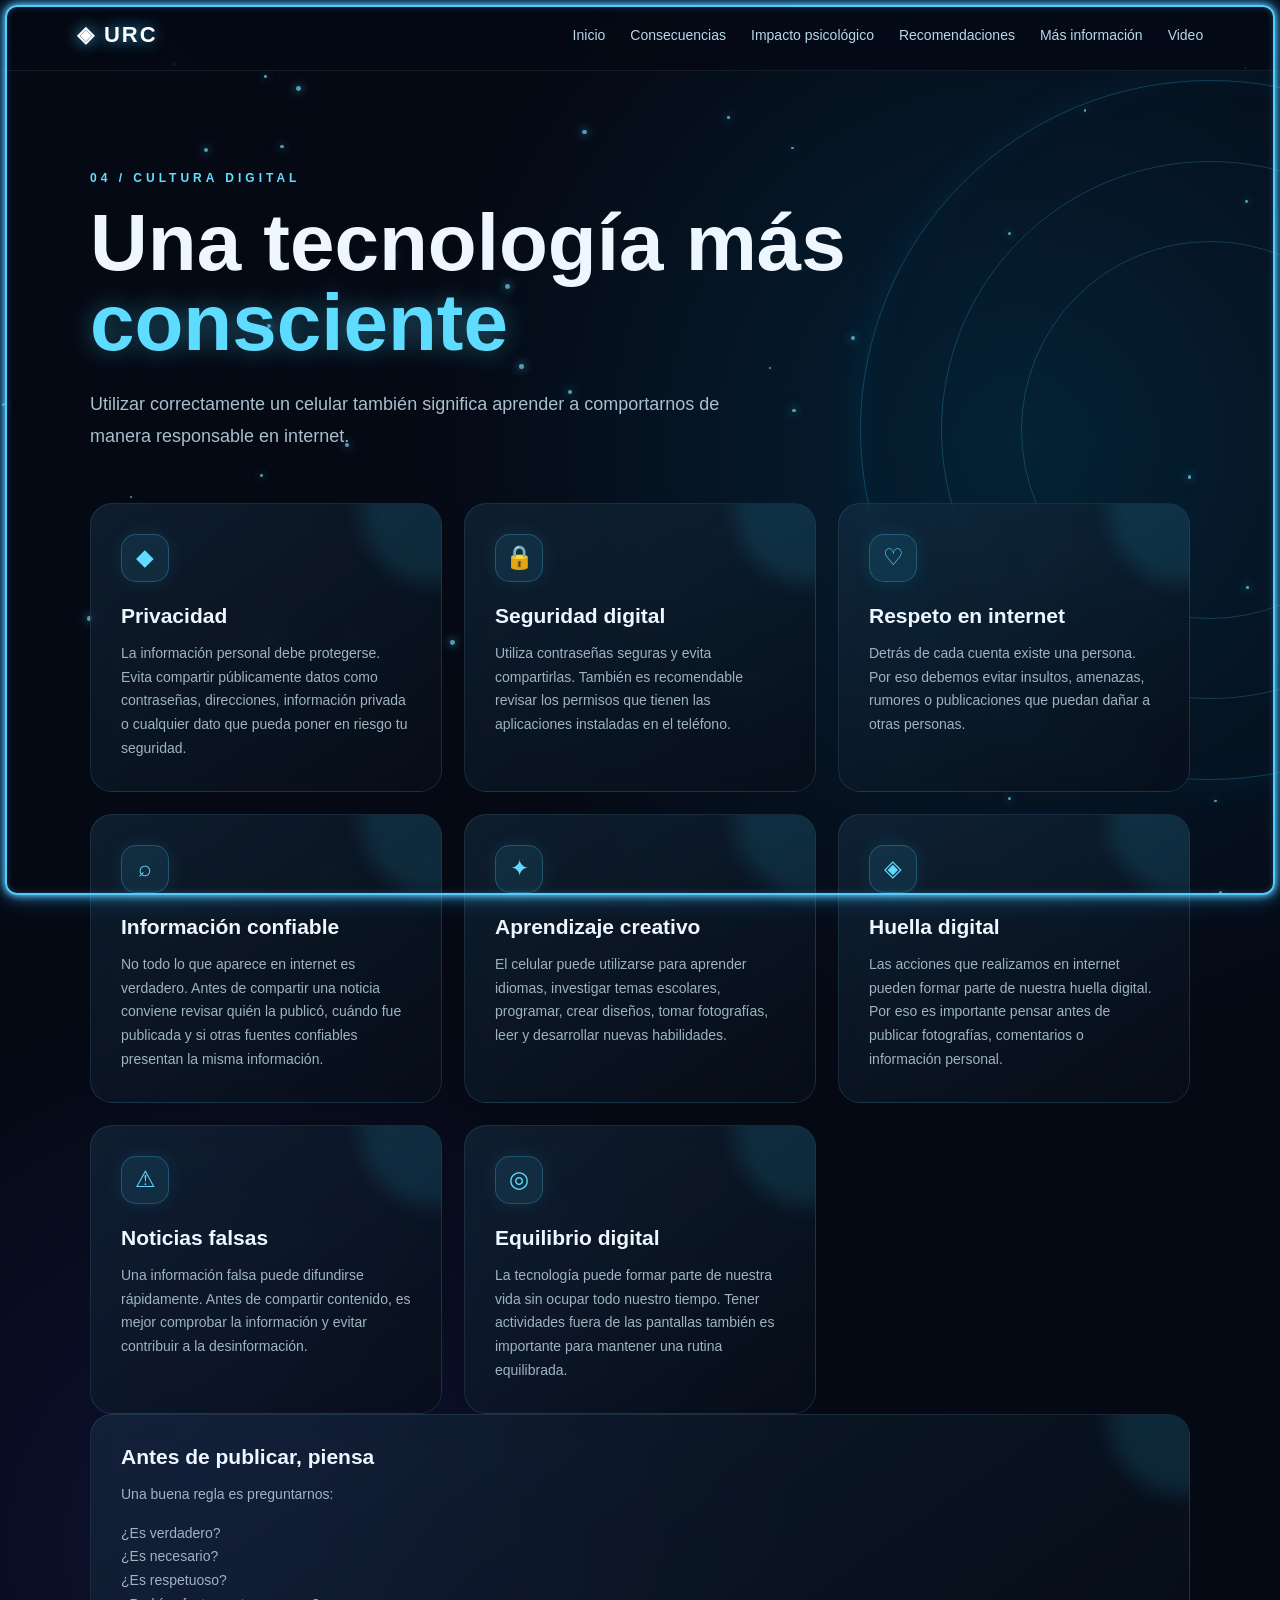
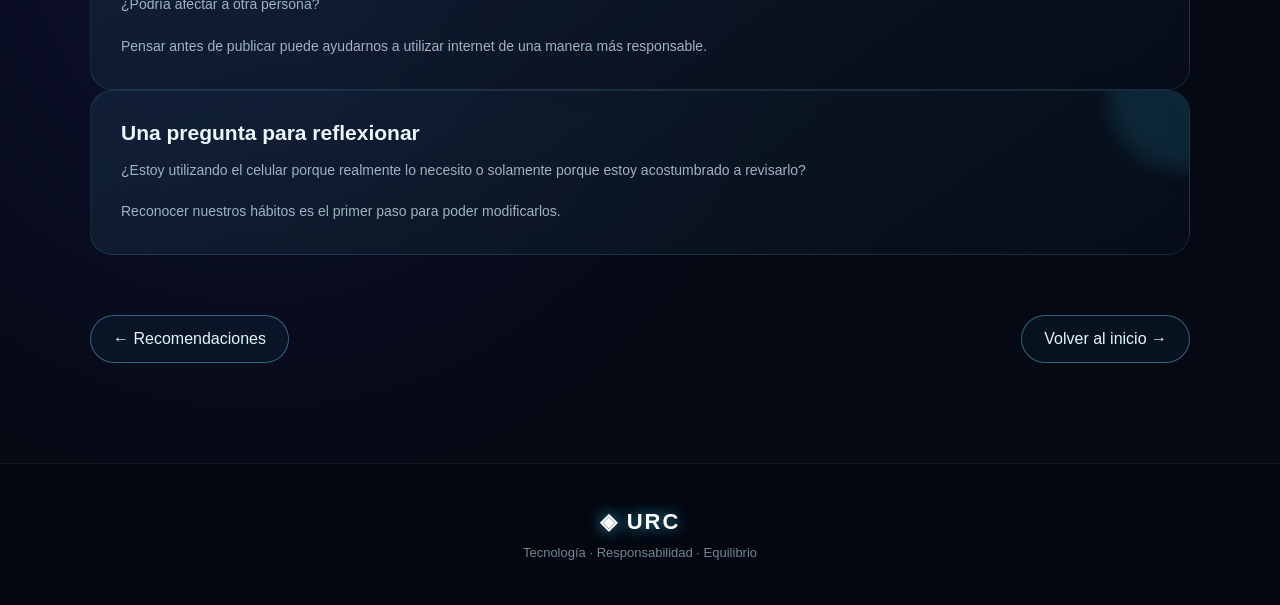
<file: m.html>
<!DOCTYPE html>
<html lang="es">

<head>

  <meta charset="UTF-8">

  <meta name="viewport"
  content="width=device-width, initial-scale=1">

  <title>Más información | URC</title>

  <link rel="stylesheet" href="style.css">

  <script src="script.js" defer></script>

</head>


<body>

  <div class="ondas"></div>

  <div id="particulas"></div>


  <header class="encabezado">

    <a href="index.html" class="logo">
      ◈ URC
    </a>

    <button class="menu-movil" id="menuBtn">
      ☰
    </button>

    <nav class="navegacion" id="menu">

      <a href="index.html">
        Inicio
      </a>

      <a href="consecuencias.html">
        Consecuencias
      </a>

      <a href="impacto.html">
        Impacto psicológico
      </a>

      <a href="recomendaciones.html">
        Recomendaciones
      </a>

      <a href="m.html">
        Más información
      </a>

      <a href="video.html">
        Video
      </a>

    </nav>

  </header>


  <main class="pagina-interior">

    <p class="sobrelinea">
      04 / CULTURA DIGITAL
    </p>

    <h1>
      Una tecnología más <span>consciente</span>
    </h1>

    <p class="bajada">

      Utilizar correctamente un celular también significa aprender
      a comportarnos de manera responsable en internet.

    </p>


    <div class="contenido-interior">


      <article class="tarjeta">

        <span class="icono-tarjeta">
          ◆
        </span>

        <h3>
          Privacidad
        </h3>

        <p>

          La información personal debe protegerse.

          Evita compartir públicamente datos como contraseñas,
          direcciones, información privada o cualquier dato
          que pueda poner en riesgo tu seguridad.

        </p>

      </article>


      <article class="tarjeta">

        <span class="icono-tarjeta">
          🔒
        </span>

        <h3>
          Seguridad digital
        </h3>

        <p>

          Utiliza contraseñas seguras y evita compartirlas.
          También es recomendable revisar los permisos
          que tienen las aplicaciones instaladas en el teléfono.

        </p>

      </article>


      <article class="tarjeta">

        <span class="icono-tarjeta">
          ♡
        </span>

        <h3>
          Respeto en internet
        </h3>

        <p>

          Detrás de cada cuenta existe una persona.

          Por eso debemos evitar insultos, amenazas,
          rumores o publicaciones que puedan dañar
          a otras personas.

        </p>

      </article>


      <article class="tarjeta">

        <span class="icono-tarjeta">
          ⌕
        </span>

        <h3>
          Información confiable
        </h3>

        <p>

          No todo lo que aparece en internet es verdadero.

          Antes de compartir una noticia conviene revisar
          quién la publicó, cuándo fue publicada y si otras
          fuentes confiables presentan la misma información.

        </p>

      </article>


      <article class="tarjeta">

        <span class="icono-tarjeta">
          ✦
        </span>

        <h3>
          Aprendizaje creativo
        </h3>

        <p>

          El celular puede utilizarse para aprender idiomas,
          investigar temas escolares, programar, crear diseños,
          tomar fotografías, leer y desarrollar nuevas habilidades.

        </p>

      </article>


      <article class="tarjeta">

        <span class="icono-tarjeta">
          ◈
        </span>

        <h3>
          Huella digital
        </h3>

        <p>

          Las acciones que realizamos en internet pueden formar
          parte de nuestra huella digital.

          Por eso es importante pensar antes de publicar
          fotografías, comentarios o información personal.

        </p>

      </article>


      <article class="tarjeta">

        <span class="icono-tarjeta">
          ⚠
        </span>

        <h3>
          Noticias falsas
        </h3>

        <p>

          Una información falsa puede difundirse rápidamente.
          Antes de compartir contenido, es mejor comprobar
          la información y evitar contribuir a la desinformación.

        </p>

      </article>


      <article class="tarjeta">

        <span class="icono-tarjeta">
          ◎
        </span>

        <h3>
          Equilibrio digital
        </h3>

        <p>

          La tecnología puede formar parte de nuestra vida
          sin ocupar todo nuestro tiempo.

          Tener actividades fuera de las pantallas también
          es importante para mantener una rutina equilibrada.

        </p>

      </article>


    </div>


    <section class="tarjeta">

      <h3>
        Antes de publicar, piensa
      </h3>

      <p>

        Una buena regla es preguntarnos:

      </p>

      <p style="margin-top:15px;">

        ¿Es verdadero?
        <br>
        ¿Es necesario?
        <br>
        ¿Es respetuoso?
        <br>
        ¿Podría afectar a otra persona?

      </p>

      <p style="margin-top:18px;">

        Pensar antes de publicar puede ayudarnos a utilizar
        internet de una manera más responsable.

      </p>

    </section>


    <section class="tarjeta">

      <h3>
        Una pregunta para reflexionar
      </h3>

      <p>

        ¿Estoy utilizando el celular porque realmente lo necesito
        o solamente porque estoy acostumbrado a revisarlo?

      </p>

      <p style="margin-top:18px;">

        Reconocer nuestros hábitos es el primer paso para poder
        modificarlos.

      </p>

    </section>


    <div class="navegacion-inferior">

      <a href="recomendaciones.html" class="boton">
        ← Recomendaciones
      </a>

      <a href="index.html" class="boton">
        Volver al inicio →
      </a>

    </div>

  </main>


  <footer class="pie">

    <a href="index.html" class="logo">
      ◈ URC
    </a>

    <p>
      Tecnología · Responsabilidad · Equilibrio
    </p>

  </footer>


</body>
</html>
</file>
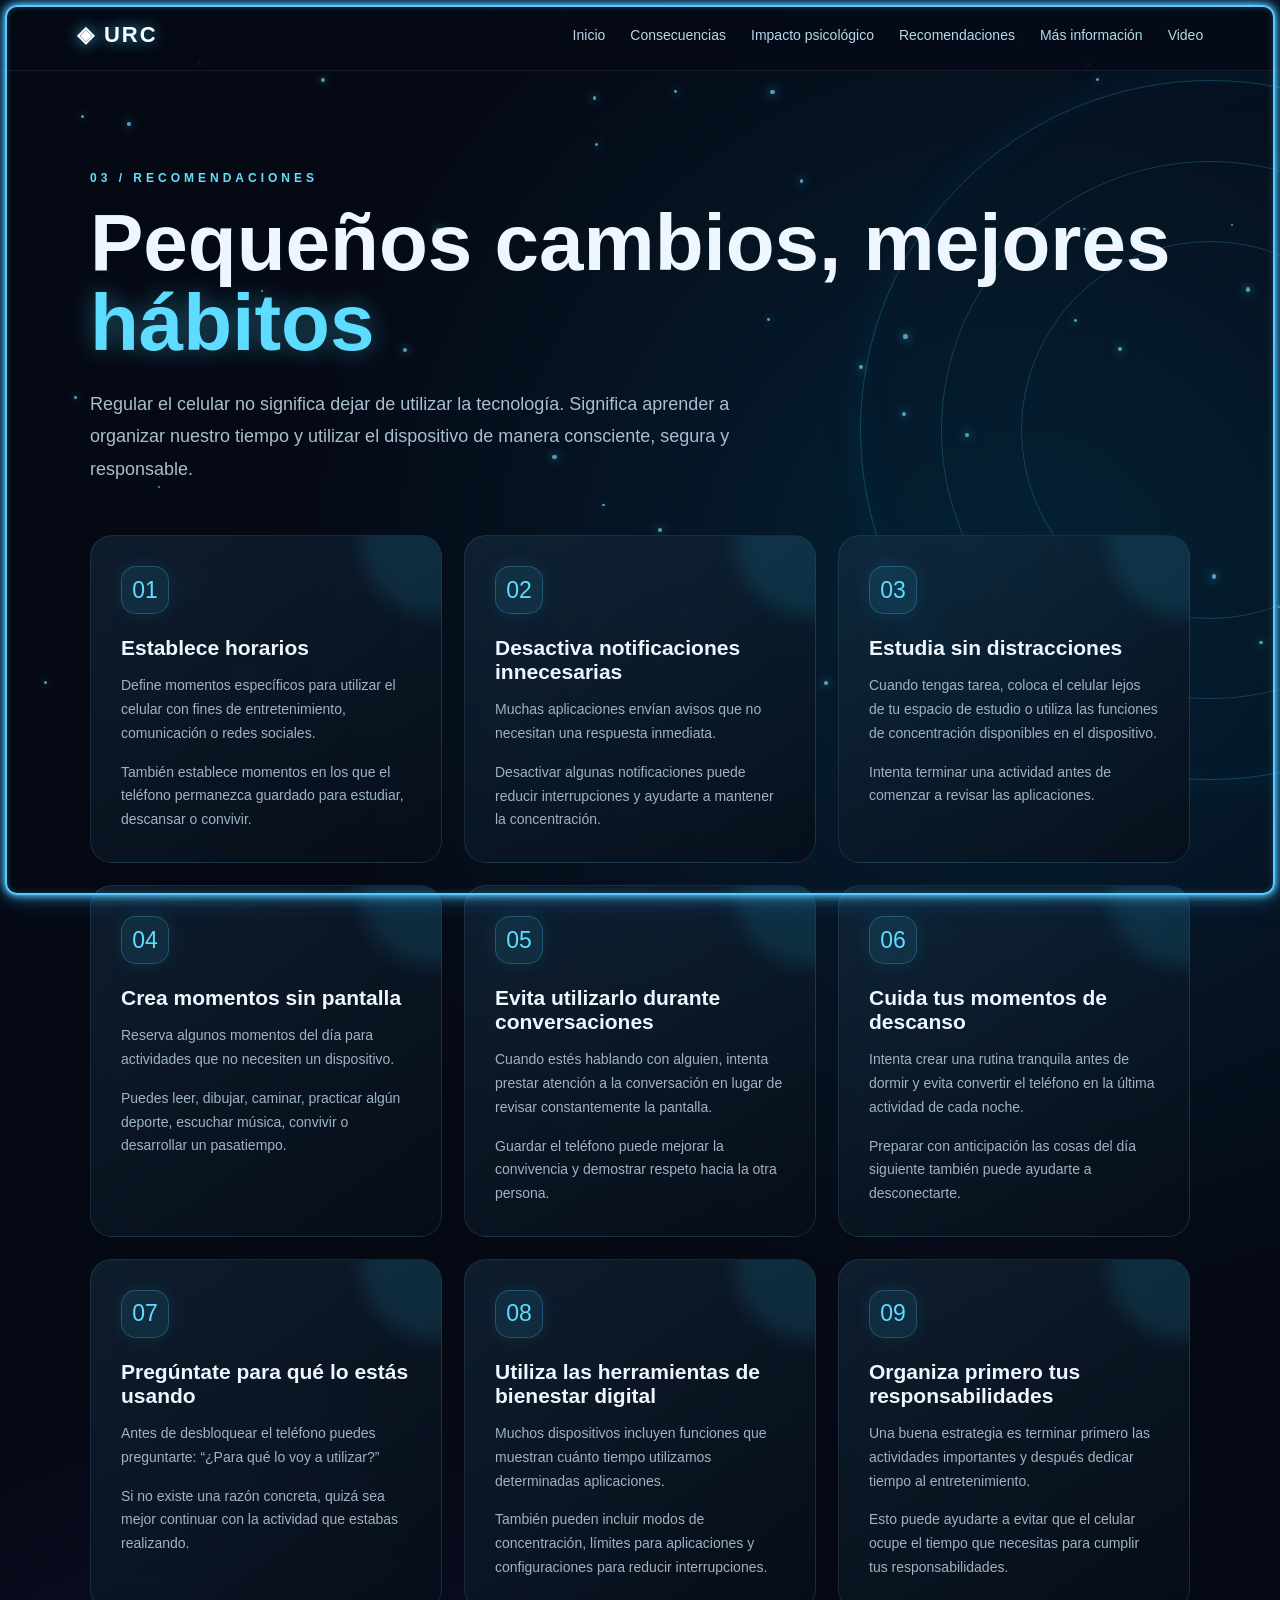
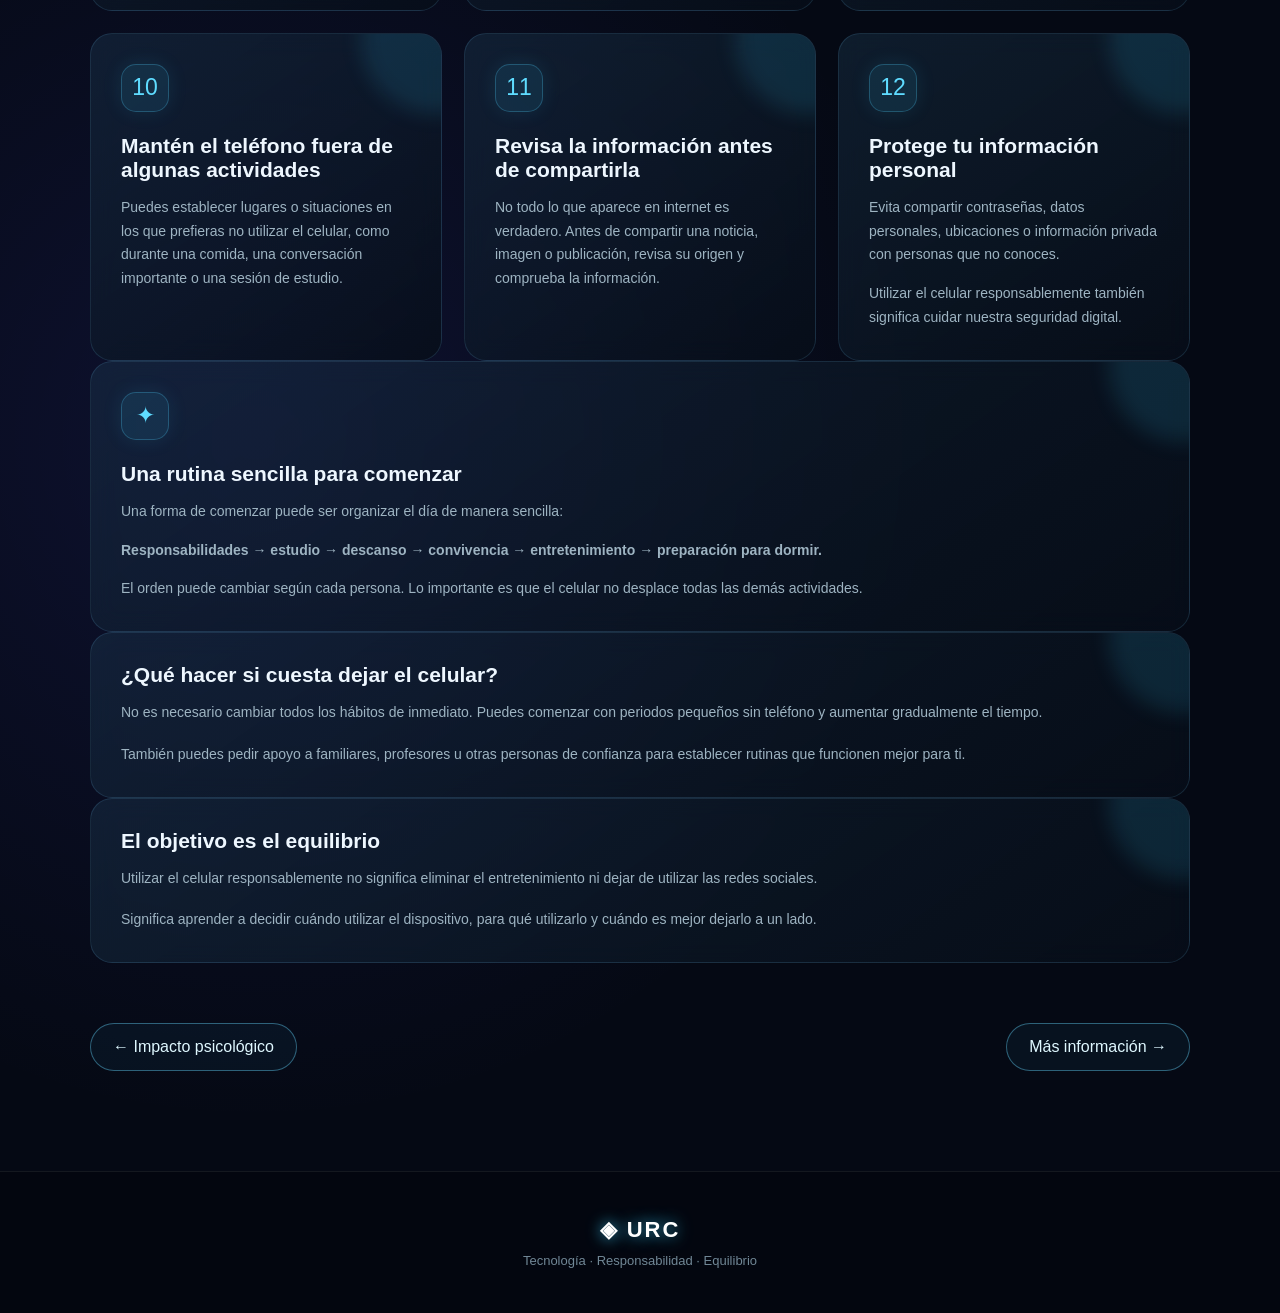
<file: recomendaciones.html>
<!DOCTYPE html>
<html lang="es">
<head>

  <meta charset="UTF-8">

  <meta name="viewport"
  content="width=device-width, initial-scale=1">

  <title>Recomendaciones | URC</title>

  <link rel="stylesheet" href="style.css">
  <script src="script.js" defer></script>

</head>


<body>

  <div class="ondas"></div>
  <div id="particulas"></div>


  <header class="encabezado">

    <a href="index.html" class="logo">
      ◈ URC
    </a>

    <button class="menu-movil" id="menuBtn">
      ☰
    </button>

    <nav class="navegacion" id="menu">

      <a href="index.html">Inicio</a>

      <a href="consecuencias.html">
        Consecuencias
      </a>

      <a href="impacto.html">
        Impacto psicológico
      </a>

      <a href="recomendaciones.html">
        Recomendaciones
      </a>

      <a href="m.html">
        Más información
      </a>

      <a href="video.html">
        Video
      </a>

    </nav>

  </header>


  <main class="pagina-interior">

    <p class="sobrelinea">
      03 / RECOMENDACIONES
    </p>

    <h1>
      Pequeños cambios, mejores <span>hábitos</span>
    </h1>

    <p class="bajada">
      Regular el celular no significa dejar de utilizar la tecnología.
      Significa aprender a organizar nuestro tiempo y utilizar
      el dispositivo de manera consciente, segura y responsable.
    </p>


    <div class="contenido-interior">


      <article class="tarjeta">

        <span class="icono-tarjeta">01</span>

        <h3>
          Establece horarios
        </h3>

        <p>
          Define momentos específicos para utilizar el celular
          con fines de entretenimiento, comunicación o redes sociales.
        </p>

        <p style="margin-top:15px;">
          También establece momentos en los que el teléfono
          permanezca guardado para estudiar, descansar o convivir.
        </p>

      </article>


      <article class="tarjeta">

        <span class="icono-tarjeta">02</span>

        <h3>
          Desactiva notificaciones innecesarias
        </h3>

        <p>
          Muchas aplicaciones envían avisos que no necesitan
          una respuesta inmediata.
        </p>

        <p style="margin-top:15px;">
          Desactivar algunas notificaciones puede reducir
          interrupciones y ayudarte a mantener la concentración.
        </p>

      </article>


      <article class="tarjeta">

        <span class="icono-tarjeta">03</span>

        <h3>
          Estudia sin distracciones
        </h3>

        <p>
          Cuando tengas tarea, coloca el celular lejos de tu espacio
          de estudio o utiliza las funciones de concentración
          disponibles en el dispositivo.
        </p>

        <p style="margin-top:15px;">
          Intenta terminar una actividad antes de comenzar
          a revisar las aplicaciones.
        </p>

      </article>


      <article class="tarjeta">

        <span class="icono-tarjeta">04</span>

        <h3>
          Crea momentos sin pantalla
        </h3>

        <p>
          Reserva algunos momentos del día para actividades
          que no necesiten un dispositivo.
        </p>

        <p style="margin-top:15px;">
          Puedes leer, dibujar, caminar, practicar algún deporte,
          escuchar música, convivir o desarrollar un pasatiempo.
        </p>

      </article>


      <article class="tarjeta">

        <span class="icono-tarjeta">05</span>

        <h3>
          Evita utilizarlo durante conversaciones
        </h3>

        <p>
          Cuando estés hablando con alguien, intenta prestar
          atención a la conversación en lugar de revisar
          constantemente la pantalla.
        </p>

        <p style="margin-top:15px;">
          Guardar el teléfono puede mejorar la convivencia
          y demostrar respeto hacia la otra persona.
        </p>

      </article>


      <article class="tarjeta">

        <span class="icono-tarjeta">06</span>

        <h3>
          Cuida tus momentos de descanso
        </h3>

        <p>
          Intenta crear una rutina tranquila antes de dormir
          y evita convertir el teléfono en la última actividad
          de cada noche.
        </p>

        <p style="margin-top:15px;">
          Preparar con anticipación las cosas del día siguiente
          también puede ayudarte a desconectarte.
        </p>

      </article>


      <article class="tarjeta">

        <span class="icono-tarjeta">07</span>

        <h3>
          Pregúntate para qué lo estás usando
        </h3>

        <p>
          Antes de desbloquear el teléfono puedes preguntarte:
          “¿Para qué lo voy a utilizar?”
        </p>

        <p style="margin-top:15px;">
          Si no existe una razón concreta, quizá sea mejor
          continuar con la actividad que estabas realizando.
        </p>

      </article>


      <article class="tarjeta">

        <span class="icono-tarjeta">08</span>

        <h3>
          Utiliza las herramientas de bienestar digital
        </h3>

        <p>
          Muchos dispositivos incluyen funciones que muestran
          cuánto tiempo utilizamos determinadas aplicaciones.
        </p>

        <p style="margin-top:15px;">
          También pueden incluir modos de concentración,
          límites para aplicaciones y configuraciones
          para reducir interrupciones.
        </p>

      </article>


      <article class="tarjeta">

        <span class="icono-tarjeta">09</span>

        <h3>
          Organiza primero tus responsabilidades
        </h3>

        <p>
          Una buena estrategia es terminar primero las actividades
          importantes y después dedicar tiempo al entretenimiento.
        </p>

        <p style="margin-top:15px;">
          Esto puede ayudarte a evitar que el celular ocupe
          el tiempo que necesitas para cumplir tus responsabilidades.
        </p>

      </article>


      <article class="tarjeta">

        <span class="icono-tarjeta">10</span>

        <h3>
          Mantén el teléfono fuera de algunas actividades
        </h3>

        <p>
          Puedes establecer lugares o situaciones en los que
          prefieras no utilizar el celular, como durante una comida,
          una conversación importante o una sesión de estudio.
        </p>

      </article>


      <article class="tarjeta">

        <span class="icono-tarjeta">11</span>

        <h3>
          Revisa la información antes de compartirla
        </h3>

        <p>
          No todo lo que aparece en internet es verdadero.
          Antes de compartir una noticia, imagen o publicación,
          revisa su origen y comprueba la información.
        </p>

      </article>


      <article class="tarjeta">

        <span class="icono-tarjeta">12</span>

        <h3>
          Protege tu información personal
        </h3>

        <p>
          Evita compartir contraseñas, datos personales,
          ubicaciones o información privada con personas
          que no conoces.
        </p>

        <p style="margin-top:15px;">
          Utilizar el celular responsablemente también significa
          cuidar nuestra seguridad digital.
        </p>

      </article>


    </div>


    <section class="tarjeta">

      <span class="icono-tarjeta">✦</span>

      <h3>
        Una rutina sencilla para comenzar
      </h3>

      <p>
        Una forma de comenzar puede ser organizar el día
        de manera sencilla:
      </p>

      <p style="margin-top:15px;">
        <strong>
          Responsabilidades → estudio → descanso → convivencia
          → entretenimiento → preparación para dormir.
        </strong>
      </p>

      <p style="margin-top:15px;">
        El orden puede cambiar según cada persona.
        Lo importante es que el celular no desplace
        todas las demás actividades.
      </p>

    </section>


    <section class="tarjeta">

      <h3>
        ¿Qué hacer si cuesta dejar el celular?
      </h3>

      <p>
        No es necesario cambiar todos los hábitos de inmediato.
        Puedes comenzar con periodos pequeños sin teléfono
        y aumentar gradualmente el tiempo.
      </p>

      <p style="margin-top:18px;">
        También puedes pedir apoyo a familiares, profesores
        u otras personas de confianza para establecer rutinas
        que funcionen mejor para ti.
      </p>

    </section>


    <section class="tarjeta">

      <h3>
        El objetivo es el equilibrio
      </h3>

      <p>
        Utilizar el celular responsablemente no significa
        eliminar el entretenimiento ni dejar de utilizar
        las redes sociales.
      </p>

      <p style="margin-top:18px;">
        Significa aprender a decidir cuándo utilizar el dispositivo,
        para qué utilizarlo y cuándo es mejor dejarlo a un lado.
      </p>

    </section>


    <div class="navegacion-inferior">

      <a href="impacto.html" class="boton">
        ← Impacto psicológico
      </a>

      <a href="m.html" class="boton">
        Más información →
      </a>

    </div>

  </main>


  <footer class="pie">

    <a href="index.html" class="logo">
      ◈ URC
    </a>

    <p>
      Tecnología · Responsabilidad · Equilibrio
    </p>

  </footer>

</body>
</html>
</file>
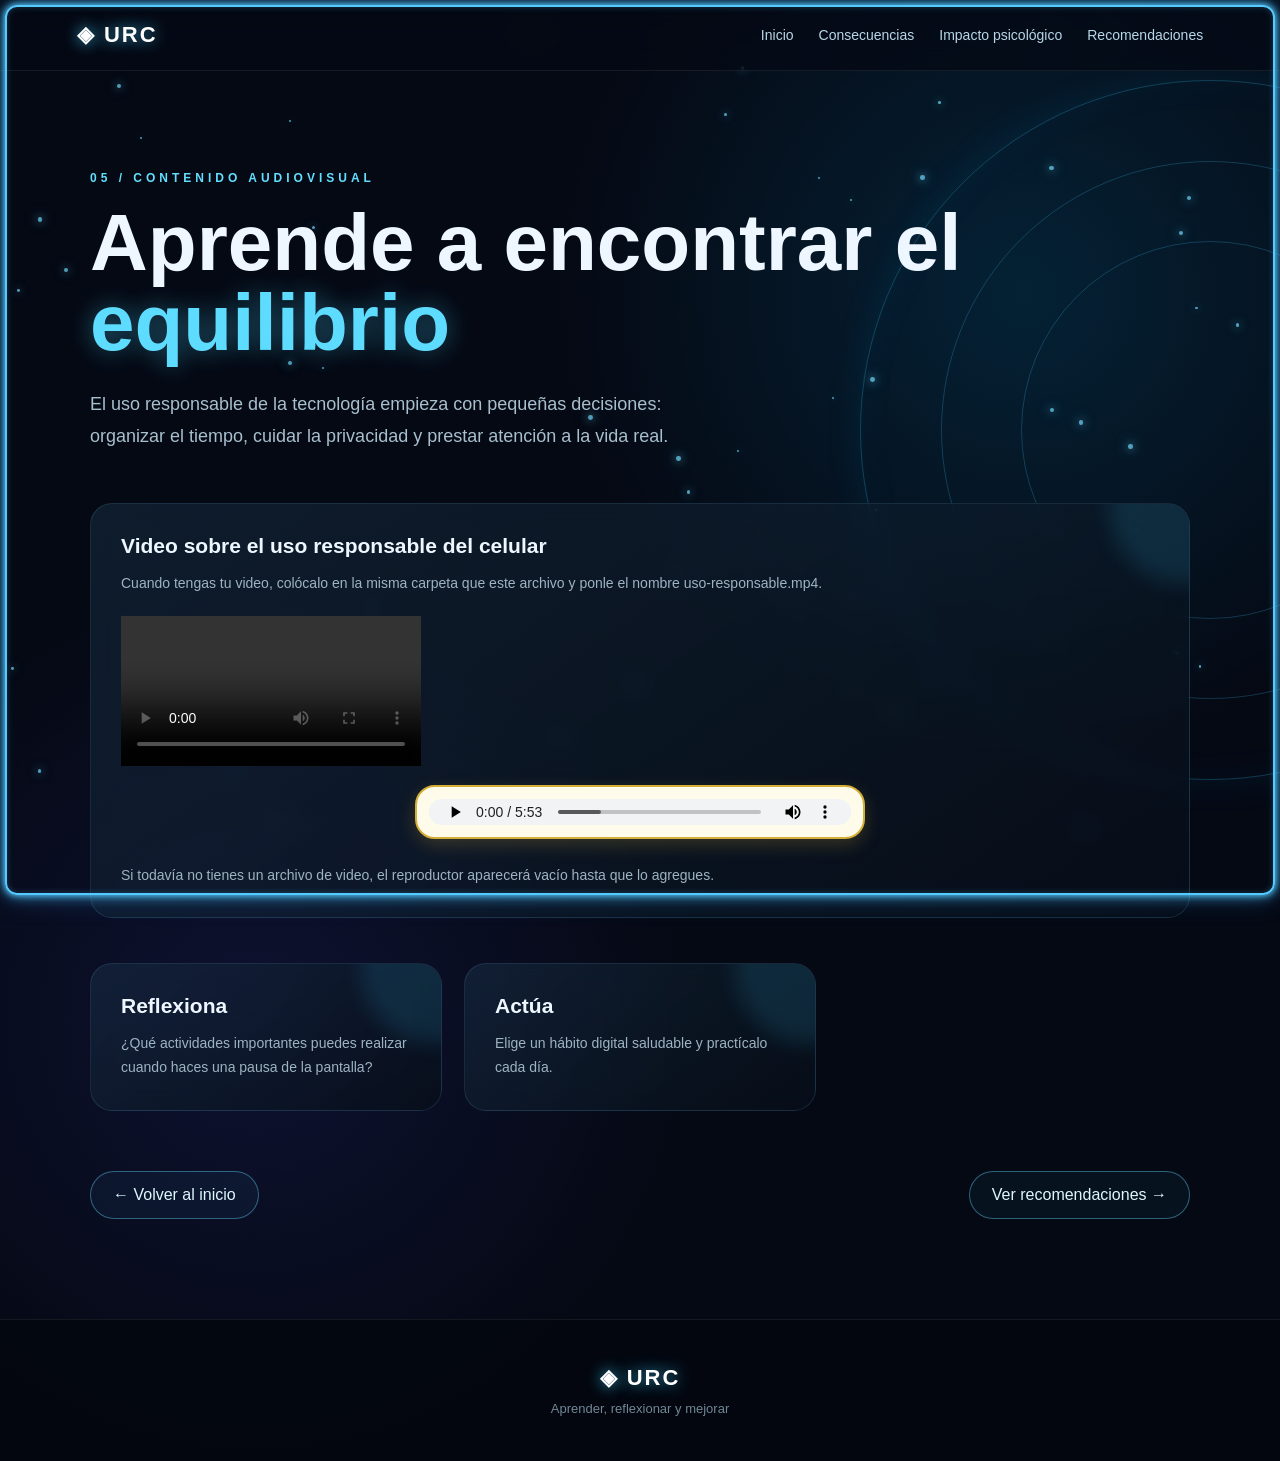
<file: video.html>
<!DOCTYPE html>
<html lang="es">
<head>
  <meta charset="UTF-8">
  <meta name="viewport" content="width=device-width, initial-scale=1">
  <title>Video educativo | URC</title>
  <link rel="stylesheet" href="style.css">
  <script src="script.js" defer></script>
</head>
<body>
  <div class="ondas"></div>
  <div id="particulas"></div>

  <header class="encabezado">
    <a href="index.html" class="logo">◈ URC</a>
    <button class="menu-movil" id="menuBtn">☰</button>
    <nav class="navegacion" id="menu">
      <a href="index.html">Inicio</a>
      <a href="consecuencias.html">Consecuencias</a>
      <a href="impacto.html">Impacto psicológico</a>
      <a href="recomendaciones.html">Recomendaciones</a>
    </nav>
  </header>

  <main class="pagina-interior">
    <p class="sobrelinea">05 / CONTENIDO AUDIOVISUAL</p>
    <h1>Aprende a encontrar el <span>equilibrio</span></h1>
    <p class="bajada">
      El uso responsable de la tecnología empieza con pequeñas decisiones:
      organizar el tiempo, cuidar la privacidad y prestar atención a la vida real.
    </p>

    <section class="tarjeta">
      <h3>Video sobre el uso responsable del celular</h3>
      <p>Cuando tengas tu video, colócalo en la misma carpeta que este archivo
      y ponle el nombre uso-responsable.mp4.</p>

      <div class="video-contenedor" style="margin-top:20px">
        <video controls preload="metadata">
          <source src="WhatsApp Video 2026-10-27 at 6.24.19 PM.mp4" type="video/mp4">
          Tu navegador no puede reproducir este video.
        </video>
      </div>
<audio controls style="width:100%; margin-top:15px;">
    <source src="Lana Del Rey - Brooklyn Baby (Official Audio).mp3" type="audio/mpeg">
    Tu navegador no puede reproducir este audio.
</audio>
      <p style="margin-top:15px">
        Si todavía no tienes un archivo de video, el reproductor aparecerá
        vacío hasta que lo agregues.
      </p>
    </section>

    <div class="contenido-interior">
      <article class="tarjeta">
        <h3>Reflexiona</h3>
        <p>¿Qué actividades importantes puedes realizar cuando haces una pausa
        de la pantalla?</p>
      </article>
      <article class="tarjeta">
        <h3>Actúa</h3>
        <p>Elige un hábito digital saludable y practícalo cada día.</p>
      </article>
    </div>

    <div class="navegacion-inferior">
      <a href="index.html" class="boton">← Volver al inicio</a>
      <a href="recomendaciones.html" class="boton">Ver recomendaciones →</a>
    </div>
  </main>

  <footer class="pie">
    <a href="index.html" class="logo">◈ URC</a>
    <p>Aprender, reflexionar y mejorar</p>
  </footer>
</body>
</html>
</file>
<file: style.css>
/* =========================================
   URC - USO REGULADO DEL CELULAR
   DISEÑO PRINCIPAL
========================================= */

* {
  margin: 0;
  padding: 0;
  box-sizing: border-box;
}

html {
  scroll-behavior: smooth;
}

body {
  min-height: 100vh;
  background:
    radial-gradient(circle at 80% 20%, rgba(0, 183, 255, 0.14), transparent 30%),
    radial-gradient(circle at 20% 70%, rgba(80, 80, 255, 0.12), transparent 30%),
    #050914;
  color: #eef7ff;
  font-family: Arial, Helvetica, sans-serif;
  overflow-x: hidden;
}

/* =========================================
   FONDO Y PARTÍCULAS
========================================= */

#particulas {
  position: fixed;
  inset: 0;
  pointer-events: none;
  overflow: hidden;
  z-index: 0;
}

.particula {
  position: absolute;
  width: 4px;
  height: 4px;
  border-radius: 50%;
  background: #72dcff;
  box-shadow:
    0 0 8px #72dcff,
    0 0 18px rgba(114, 220, 255, 0.7);
  opacity: 0.7;
  animation: flotar 8s infinite ease-in-out;
}

@keyframes flotar {
  0%, 100% {
    transform: translateY(0) translateX(0);
    opacity: 0.25;
  }

  50% {
    transform: translateY(-45px) translateX(20px);
    opacity: 1;
  }
}

/* =========================================
   ONDAS LUMINOSAS
========================================= */

.ondas {
  position: fixed;
  width: 700px;
  height: 700px;
  right: -280px;
  top: 80px;
  border-radius: 50%;
  border: 1px solid rgba(54, 201, 255, 0.25);
  box-shadow:
    0 0 40px rgba(0, 174, 255, 0.08),
    inset 0 0 40px rgba(0, 174, 255, 0.04);
  pointer-events: none;
  z-index: 0;
}

.ondas::before,
.ondas::after {
  content: "";
  position: absolute;
  border-radius: 50%;
  border: 1px solid rgba(71, 205, 255, 0.22);
}

.ondas::before {
  inset: 80px;
}

.ondas::after {
  inset: 160px;
}

/* =========================================
   ENCABEZADO
========================================= */

.encabezado {
  position: relative;
  z-index: 20;
  width: 100%;
  padding: 22px 6%;
  display: flex;
  align-items: center;
  justify-content: space-between;
  border-bottom: 1px solid rgba(255, 255, 255, 0.07);
  background: rgba(5, 9, 20, 0.7);
  backdrop-filter: blur(15px);
}

.logo {
  color: #ffffff;
  text-decoration: none;
  font-size: 22px;
  font-weight: bold;
  letter-spacing: 2px;
  text-shadow: 0 0 15px rgba(66, 207, 255, 0.8);
}

.navegacion {
  display: flex;
  gap: 25px;
  align-items: center;
}

.navegacion a {
  color: #b9d7e8;
  text-decoration: none;
  font-size: 14px;
  transition: 0.3s;
}

.navegacion a:hover {
  color: #5bdcff;
  text-shadow: 0 0 12px rgba(91, 220, 255, 0.8);
}

.menu-movil {
  display: none;
  border: 0;
  background: transparent;
  color: white;
  font-size: 28px;
  cursor: pointer;
}

/* =========================================
   PORTADA
========================================= */

.portada {
  position: relative;
  z-index: 2;
  min-height: 780px;
  padding: 80px 8%;
  display: grid;
  grid-template-columns: 1.05fr 0.95fr;
  align-items: center;
  gap: 50px;
}

.portada-contenido {
  position: relative;
  z-index: 5;
}

.sobrelinea {
  color: #62dfff;
  font-size: 12px;
  font-weight: bold;
  letter-spacing: 4px;
  margin-bottom: 18px;
  text-transform: uppercase;
}

.portada h1 {
  max-width: 750px;
  font-size: clamp(55px, 7vw, 100px);
  line-height: 0.95;
  letter-spacing: -4px;
  margin-bottom: 30px;
}

.portada h1 span {
  color: #55d9ff;
  text-shadow:
    0 0 15px rgba(85, 217, 255, 0.7),
    0 0 45px rgba(85, 217, 255, 0.25);
}

.bajada {
  max-width: 650px;
  color: #a8bfce;
  font-size: 18px;
  line-height: 1.8;
}

/* =========================================
   BOTONES
========================================= */

.botones-portada {
  display: flex;
  flex-wrap: wrap;
  gap: 15px;
  margin-top: 35px;
}

.boton {
  display: inline-block;
  padding: 14px 22px;
  border: 1px solid rgba(103, 218, 255, 0.4);
  border-radius: 50px;
  color: #dff8ff;
  text-decoration: none;
  background: rgba(55, 192, 255, 0.05);
  transition: 0.3s ease;
}

.boton:hover {
  transform: translateY(-3px);
  background: rgba(63, 205, 255, 0.13);
  border-color: #55d9ff;
  box-shadow: 0 0 25px rgba(55, 210, 255, 0.2);
}

.boton-principal {
  background: linear-gradient(
    135deg,
    rgba(40, 190, 255, 0.25),
    rgba(90, 80, 255, 0.2)
  );
  box-shadow: 0 0 25px rgba(55, 200, 255, 0.12);
}

/* =========================================
   DATOS DE PORTADA
========================================= */

.datos-portada {
  display: flex;
  gap: 35px;
  margin-top: 55px;
}

.datos-portada div {
  display: flex;
  flex-direction: column;
  gap: 7px;
}

.datos-portada strong {
  color: #65dcff;
  font-size: 24px;
}

.datos-portada span {
  color: #8299a8;
  font-size: 12px;
}

/* =========================================
   TELÉFONO DECORATIVO
========================================= */

.portada-visual {
  position: relative;
  height: 600px;
  display: flex;
  align-items: center;
  justify-content: center;
}

.telefono {
  position: relative;
  z-index: 5;
  width: 245px;
  height: 475px;
  padding: 10px;
  border-radius: 38px;
  background: linear-gradient(145deg, #18283a, #05080f);
  border: 2px solid rgba(135, 224, 255, 0.55);
  box-shadow:
    0 0 25px rgba(40, 202, 255, 0.35),
    0 0 90px rgba(40, 202, 255, 0.12),
    inset 0 0 25px rgba(255, 255, 255, 0.04);
  transform: rotate(5deg);
}

.telefono-camara {
  position: absolute;
  width: 65px;
  height: 8px;
  left: 50%;
  top: 13px;
  transform: translateX(-50%);
  border-radius: 10px;
  background: #03070c;
  z-index: 10;
}

.pantalla-telefono {
  width: 100%;
  height: 100%;
  border-radius: 30px;
  padding: 90px 25px 25px;
  text-align: center;
  background:
    radial-gradient(circle at 50% 30%, rgba(67, 207, 255, 0.3), transparent 25%),
    linear-gradient(160deg, #0d2539, #060b15);
}

.simbolo-telefono {
  display: block;
  color: #61ddff;
  font-size: 55px;
  text-shadow: 0 0 25px #36cfff;
  margin-bottom: 20px;
}

.pantalla-telefono h3 {
  font-size: 32px;
  letter-spacing: 5px;
}

.pantalla-telefono p {
  color: #89aabd;
  font-size: 13px;
  margin-top: 10px;
}

.barra-telefono {
  height: 7px;
  margin-top: 35px;
  border-radius: 20px;
  background: linear-gradient(90deg, #36d5ff, #706dff);
  box-shadow: 0 0 12px rgba(53, 208, 255, 0.5);
}

.barra-telefono.corta {
  width: 65%;
  margin-top: 12px;
}

.circulo-telefono {
  width: 65px;
  height: 65px;
  margin: 45px auto 0;
  display: flex;
  align-items: center;
  justify-content: center;
  border-radius: 50%;
  color: #64ddff;
  font-size: 30px;
  border: 1px solid rgba(96, 220, 255, 0.5);
  box-shadow: 0 0 25px rgba(65, 213, 255, 0.2);
}

/* =========================================
   AROS
========================================= */

.aro {
  position: absolute;
  border: 1px solid rgba(68, 210, 255, 0.2);
  border-radius: 50%;
  pointer-events: none;
}

.aro-uno {
  width: 500px;
  height: 500px;
  animation: girar 20s linear infinite;
}

.aro-dos {
  width: 620px;
  height: 620px;
  border-style: dashed;
  animation: girar-reves 30s linear infinite;
}

@keyframes girar {
  from {
    transform: rotate(0deg);
  }

  to {
    transform: rotate(360deg);
  }
}

@keyframes girar-reves {
  from {
    transform: rotate(360deg);
  }

  to {
    transform: rotate(0deg);
  }
}

/* =========================================
   ELEMENTOS FLOTANTES
========================================= */

.figura-luminosa {
  position: absolute;
  top: 90px;
  right: 80px;
  color: #65dcff;
  font-size: 45px;
  text-shadow: 0 0 30px #48d8ff;
  animation: pulso 3s infinite ease-in-out;
}

.burbuja {
  position: absolute;
  padding: 10px 16px;
  border: 1px solid rgba(100, 220, 255, 0.25);
  border-radius: 30px;
  color: #bcecff;
  font-size: 12px;
  background: rgba(18, 41, 59, 0.7);
  backdrop-filter: blur(10px);
  box-shadow: 0 0 20px rgba(48, 203, 255, 0.1);
}

.burbuja-uno {
  top: 150px;
  left: 10px;
}

.burbuja-dos {
  bottom: 140px;
  right: 0;
}

.planta {
  position: absolute;
  color: #55dfff;
  font-size: 70px;
  opacity: 0.45;
  text-shadow: 0 0 25px #31d4ff;
}

.planta-uno {
  left: 20px;
  bottom: 55px;
  transform: rotate(-20deg);
}

.planta-dos {
  right: 30px;
  top: 65px;
  transform: rotate(25deg);
}

@keyframes pulso {
  0%, 100% {
    transform: scale(1);
    opacity: 0.6;
  }

  50% {
    transform: scale(1.2);
    opacity: 1;
  }
}

/* =========================================
   SECCIONES
========================================= */

.seccion {
  position: relative;
  z-index: 2;
  width: min(1150px, 90%);
  margin: 0 auto;
  padding: 110px 0;
}

.seccion h2 {
  max-width: 850px;
  margin-bottom: 25px;
  font-size: clamp(35px, 5vw, 65px);
  line-height: 1;
}

.texto-seccion {
  max-width: 800px;
  color: #a6bbc9;
  font-size: 17px;
  line-height: 1.8;
}

.frase-destacada {
  max-width: 900px;
  margin-top: 45px;
  padding: 30px;
  border-left: 3px solid #4ddcff;
  border-radius: 0 15px 15px 0;
  color: #d8f6ff;
  font-size: 20px;
  line-height: 1.6;
  background: linear-gradient(
    90deg,
    rgba(51, 203, 255, 0.08),
    transparent
  );
}

/* =========================================
   TARJETAS
========================================= */

.contenido-interior {
  display: grid;
  grid-template-columns: repeat(3, 1fr);
  gap: 22px;
  margin-top: 45px;
}

.tarjeta {
  position: relative;
  padding: 30px;
  border: 1px solid rgba(118, 205, 255, 0.14);
  border-radius: 22px;
  background:
    linear-gradient(
      145deg,
      rgba(29, 57, 80, 0.42),
      rgba(7, 14, 25, 0.8)
    );
  backdrop-filter: blur(12px);
  overflow: hidden;
  transition: 0.4s ease;
}

.tarjeta::before {
  content: "";
  position: absolute;
  width: 150px;
  height: 150px;
  right: -70px;
  top: -70px;
  border-radius: 50%;
  background: rgba(48, 203, 255, 0.12);
  filter: blur(10px);
}

.tarjeta:hover {
  transform: translateY(-8px);
  border-color: rgba(81, 215, 255, 0.5);
  box-shadow:
    0 15px 45px rgba(0, 0, 0, 0.3),
    0 0 30px rgba(48, 202, 255, 0.08);
}

.icono-tarjeta {
  display: inline-flex;
  align-items: center;
  justify-content: center;
  width: 48px;
  height: 48px;
  margin-bottom: 22px;
  border-radius: 15px;
  color: #5fdcff;
  font-size: 23px;
  background: rgba(66, 207, 255, 0.1);
  border: 1px solid rgba(80, 211, 255, 0.25);
  box-shadow: 0 0 20px rgba(57, 202, 255, 0.1);
}

.tarjeta h3 {
  margin-bottom: 14px;
  font-size: 21px;
}

.tarjeta p {
  color: #9eb4c2;
  line-height: 1.7;
  font-size: 14px;
}

.enlace-tarjeta {
  display: inline-block;
  margin-top: 22px;
  color: #5edbff;
  text-decoration: none;
  font-size: 14px;
  font-weight: bold;
}

.enlace-tarjeta:hover {
  text-shadow: 0 0 12px #55d9ff;
}

/* =========================================
   REFLEXIÓN
========================================= */

.reflexion {
  text-align: center;
}

.reflexion h2 {
  margin-left: auto;
  margin-right: auto;
}

.reflexion .texto-seccion {
  margin-left: auto;
  margin-right: auto;
  margin-bottom: 30px;
}

/* =========================================
   PÁGINAS INTERIORES
========================================= */

.pagina-interior {
  position: relative;
  z-index: 2;
  width: min(1100px, 90%);
  margin: auto;
  padding: 100px 0;
}

.pagina-interior h1 {
  font-size: clamp(45px, 7vw, 80px);
  line-height: 1;
  margin-bottom: 25px;
}

.pagina-interior h1 span {
  color: #5edcff;
  text-shadow: 0 0 25px rgba(76, 216, 255, 0.4);
}

.pagina-interior .bajada {
  margin-bottom: 50px;
}

/* =========================================
   NAVEGACIÓN INFERIOR
========================================= */

.navegacion-inferior {
  display: flex;
  justify-content: space-between;
  gap: 15px;
  margin-top: 60px;
}

/* =========================================
   FOOTER
========================================= */

.pie {
  position: relative;
  z-index: 3;
  padding: 45px 7%;
  border-top: 1px solid rgba(255, 255, 255, 0.07);
  background: rgba(3, 7, 14, 0.8);
  text-align: center;
}

.pie p {
  margin-top: 10px;
  color: #718796;
  font-size: 13px;
}

/* =========================================
   ANIMACIÓN DE APARICIÓN
========================================= */

.aparecer {
  opacity: 0;
  transform: translateY(18px);
  transition: opacity 0.7s ease, transform 0.7s ease;
}

.aparecer.visible {
  opacity: 1;
  transform: translateY(0);
}

/* =========================================
   RESPONSIVE - CELULAR
========================================= */

@media (max-width: 900px) {

  .navegacion.abierto {
    display: none;
    position: absolute;
    top: 75px;
    left: 5%;
    right: 5%;
    padding: 20px;
    flex-direction: column;
    border: 1px solid rgba(90, 210, 255, 0.2);
    border-radius: 20px;
    background: rgba(5, 12, 23, 0.96);
    backdrop-filter: blur(15px);
  }

  .navegacion.abierto {
    display: flex;
  }

  .menu-movil {
    display: block;
  }

  .portada {
    grid-template-columns: 1fr;
    padding-top: 60px;
  }

  .portada-visual {
    height: 500px;
  }

  .contenido-interior {
    grid-template-columns: repeat(2, 1fr);
  }
}

@media (max-width: 600px) {

  .encabezado {
    padding: 18px 5%;
  }

  .portada {
    padding: 55px 6%;
    min-height: auto;
  }

  .portada h1 {
    font-size: 55px;
    letter-spacing: -3px;
  }

  .bajada {
    font-size: 15px;
  }

  .datos-portada {
    gap: 18px;
    flex-wrap: wrap;
  }

  .portada-visual {
    height: 470px;
  }

  .telefono {
    width: 205px;
    height: 400px;
  }

  .aro-uno {
    width: 400px;
    height: 400px;
  }

  .aro-dos {
    width: 470px;
    height: 470px;
  }

  .burbuja-uno {
    left: 0;
  }

  .contenido-interior {
    grid-template-columns: 1fr;
  }

  .seccion {
    padding: 75px 0;
  }

  .seccion h2 {
    font-size: 40px;
  }

  .pagina-interior {
    padding: 70px 0;
  }

  .navegacion-inferior {
    flex-direction: column;
  }

  .navegacion-inferior .boton {
    text-align: center;
  }
}
/* =========================================
   ENCUESTA - DISEÑO FUTURISTA
========================================= */

.encuesta-seccion {
  position: relative;
  z-index: 2;
}

/* Contenedor general */
.encuesta {
  width: min(850px, 100%);
  margin: 50px auto 0;
}

/* Cada pregunta */
.pregunta {
  position: relative;
  margin-bottom: 28px;
  padding: 30px;
  border: 1px solid rgba(80, 215, 255, 0.22);
  border-radius: 24px;
  background:
    linear-gradient(
      145deg,
      rgba(24, 52, 76, 0.75),
      rgba(5, 13, 25, 0.92)
    );
  box-shadow:
    0 15px 40px rgba(0, 0, 0, 0.25),
    inset 0 0 30px rgba(70, 210, 255, 0.025);
  overflow: hidden;
  transition: 0.35s ease;
}

/* Brillo decorativo */
.pregunta::before {
  content: "";
  position: absolute;
  width: 180px;
  height: 180px;
  top: -100px;
  right: -70px;
  border-radius: 50%;
  background: rgba(55, 210, 255, 0.13);
  filter: blur(20px);
  pointer-events: none;
}

.pregunta:hover {
  transform: translateY(-5px);
  border-color: rgba(80, 220, 255, 0.5);
  box-shadow:
    0 20px 45px rgba(0, 0, 0, 0.35),
    0 0 30px rgba(50, 205, 255, 0.1);
}

/* Título de cada pregunta */
.pregunta h3 {
  position: relative;
  z-index: 2;
  margin-bottom: 22px;
  color: #f0faff;
  font-size: 19px;
  line-height: 1.5;
}

/* Opciones */
.pregunta label {
  position: relative;
  z-index: 2;
  display: flex;
  align-items: center;
  margin: 11px 0;
  padding: 15px 18px;
  border: 1px solid rgba(130, 210, 235, 0.1);
  border-radius: 15px;
  color: #b9ceda;
  background: rgba(255, 255, 255, 0.025);
  cursor: pointer;
  transition: all 0.25s ease;
}

/* Hover de las opciones */
.pregunta label:hover {
  color: #e9fbff;
  border-color: rgba(70, 215, 255, 0.4);
  background: rgba(50, 205, 255, 0.08);
  transform: translateX(5px);
}

/* Radio */
.pregunta input[type="radio"] {
  appearance: none;
  width: 18px;
  height: 18px;
  margin-right: 13px;
  flex-shrink: 0;
  border: 2px solid #5bbfd9;
  border-radius: 50%;
  background: transparent;
  cursor: pointer;
  transition: 0.25s ease;
}

/* Radio seleccionado */
.pregunta input[type="radio"]:checked {
  border-color: #55ddff;
  background:
    radial-gradient(
      circle,
      #55ddff 0 40%,
      transparent 45%
    );
  box-shadow:
    0 0 10px rgba(85, 221, 255, 0.8),
    0 0 20px rgba(85, 221, 255, 0.25);
}

/* Opción seleccionada */
.pregunta label:has(input:checked) {
  color: #ecfcff;
  border-color: rgba(75, 220, 255, 0.55);
  background: rgba(50, 210, 255, 0.1);
  box-shadow:
    inset 0 0 20px rgba(50, 210, 255, 0.04),
    0 0 15px rgba(50, 210, 255, 0.08);
}

/* Botón enviar */
.encuesta .boton {
  display: block;
  margin: 35px auto 0;
  padding: 16px 30px;
  border: 1px solid rgba(80, 220, 255, 0.55);
  border-radius: 50px;
  color: white;
  background:
    linear-gradient(
      135deg,
      rgba(30, 190, 255, 0.28),
      rgba(100, 80, 255, 0.25)
    );
  box-shadow:
    0 0 25px rgba(50, 205, 255, 0.15);
  cursor: pointer;
  transition: 0.3s ease;
}

.encuesta .boton:hover {
  transform: translateY(-4px) scale(1.02);
  border-color: #5bdfff;
  box-shadow:
    0 0 25px rgba(70, 215, 255, 0.35),
    0 0 60px rgba(70, 215, 255, 0.1);
}

/* Mensaje después de enviar */
.mensaje-encuesta {
  margin: 30px auto;
  padding: 15px 20px;
  max-width: 600px;
  border: 1px solid rgba(70, 220, 255, 0.25);
  border-radius: 15px;
  color: #6de2ff;
  text-align: center;
  background: rgba(50, 205, 255, 0.06);
  box-shadow: 0 0 25px rgba(50, 205, 255, 0.08);
}

/* =========================================
   RESULTADOS
========================================= */

.resultados-encuesta {
  display: none;
  width: min(850px, 100%);
  margin: 75px auto 0;
  padding: 45px 30px;
  border-top: 1px solid rgba(90, 215, 255, 0.15);
}

.resultados-encuesta h2 {
  margin-bottom: 40px;
}

/* Cada resultado */
.resultado-pregunta {
  margin-bottom: 35px;
  padding: 25px;
  border: 1px solid rgba(100, 210, 240, 0.12);
  border-radius: 20px;
  background: rgba(12, 25, 39, 0.7);
}

.resultado-pregunta h3 {
  margin-bottom: 22px;
  color: #e9faff;
  font-size: 17px;
  line-height: 1.5;
}

/* Opción del resultado */
.resultado-opcion {
  margin: 17px 0;
}

/* Texto y porcentaje */
.resultado-texto {
  display: flex;
  justify-content: space-between;
  gap: 15px;
  margin-bottom: 8px;
  color: #abc2cf;
  font-size: 14px;
}

/* Porcentaje */
.resultado-texto span:last-child {
  color: #63ddff;
  font-weight: bold;
}

/* Barra */
.barra-resultado {
  width: 100%;
  height: 10px;
  overflow: hidden;
  border-radius: 20px;
  background: rgba(255, 255, 255, 0.08);
}

/* Barra llena */
.barra-resultado span {
  display: block;
  height: 100%;
  width: 0;
  border-radius: 20px;
  background: linear-gradient(
    90deg,
    #35d8ff,
    #716cff
  );
  box-shadow:
    0 0 12px rgba(55, 215, 255, 0.55);
  transition: width 1.2s ease;
}

/* =========================================
   MÓVIL
========================================= */

@media (max-width: 600px) {

  .encuesta {
    margin-top: 35px;
  }

  .pregunta {
    padding: 22px 18px;
    border-radius: 20px;
  }

  .pregunta h3 {
    font-size: 16px;
  }

  .pregunta label {
    padding: 13px;
    font-size: 14px;
  }

  .resultados-encuesta {
    padding: 35px 10px;
  }

  .resultado-pregunta {
    padding: 20px 16px;
  }
}
/* =========================================
   CELULAR FUTURISTA - PANTALLA URC
========================================= */

.telefono {
  position: relative;
  display: flex;
  align-items: center;
  justify-content: center;
}

/* Pantalla interior */

.telefono-pantalla {
  position: relative;
  width: 100%;
  height: 100%;
  min-height: 430px;

  display: flex;
  flex-direction: column;
  align-items: center;
  justify-content: center;

  overflow: hidden;

  border-radius: 34px;

  background:
    radial-gradient(
      circle at 50% 35%,
      rgba(45, 190, 255, 0.22),
      transparent 35%
    ),
    linear-gradient(
      145deg,
      #102d66,
      #07162f 55%,
      #040b19
    );

  box-shadow:
    inset 0 0 35px rgba(70, 210, 255, 0.12),
    inset 0 -40px 80px rgba(0, 0, 0, 0.3);
}


/* Brillo alrededor de la pantalla */

.telefono-pantalla::before {
  content: "";
  position: absolute;

  width: 170px;
  height: 170px;

  top: 55px;
  left: 50%;

  transform: translateX(-50%);

  border-radius: 50%;

  background: rgba(40, 210, 255, 0.16);

  filter: blur(35px);

  pointer-events: none;
}


/* Brillo inferior */

.telefono-pantalla::after {
  content: "";

  position: absolute;

  width: 220px;
  height: 80px;

  bottom: -35px;

  border-radius: 50%;

  background: rgba(45, 200, 255, 0.12);

  filter: blur(25px);

  pointer-events: none;
}


/* Cámara / notch */

.telefono-notch {
  position: absolute;

  top: 18px;

  width: 65px;
  height: 7px;

  border-radius: 20px;

  background: #020712;

  opacity: 0.85;
}


/* Icono superior */

.urc-icono {
  position: relative;
  z-index: 2;

  display: flex;
  align-items: center;
  justify-content: center;

  width: 48px;
  height: 48px;

  margin-bottom: 20px;

  border: 2px solid #58e3ff;

  border-radius: 10px;

  color: #72eaff;

  font-size: 25px;

  text-shadow:
    0 0 8px #4ddfff,
    0 0 20px rgba(70, 220, 255, 0.8);

  box-shadow:
    0 0 15px rgba(70, 220, 255, 0.5),
    inset 0 0 15px rgba(70, 220, 255, 0.1);
}


/* Título URC */

.telefono-pantalla h3 {
  position: relative;
  z-index: 2;

  margin: 0;

  color: white;

  font-size: 34px;
  font-weight: 800;

  letter-spacing: 3px;

  text-shadow:
    0 0 10px rgba(255,255,255,0.45),
    0 0 25px rgba(60,210,255,0.3);
}


/* Texto pequeño */

.telefono-pantalla p {
  position: relative;
  z-index: 2;

  margin: 8px 0 24px;

  color: #b9d9e8;

  font-size: 11px;

  letter-spacing: 0.5px;

  text-align: center;
}


/* Líneas luminosas */

.lineas-urc {
  position: relative;
  z-index: 2;

  display: flex;
  flex-direction: column;

  gap: 8px;

  width: 110px;
}

.lineas-urc span {
  display: block;

  height: 5px;

  border-radius: 20px;

  background: linear-gradient(
    90deg,
    #21dfff,
    #6b8cff
  );

  box-shadow:
    0 0 8px rgba(45, 220, 255, 0.8),
    0 0 18px rgba(45, 220, 255, 0.4);
}

.lineas-urc span:nth-child(2) {
  width: 75px;
  align-self: center;
}


/* Círculo con palomita */

.boton-check {
  position: relative;
  z-index: 2;

  display: flex;
  align-items: center;
  justify-content: center;

  width: 58px;
  height: 58px;

  margin-top: 30px;

  border: 2px solid rgba(80, 220, 255, 0.8);

  border-radius: 50%;

  color: #6ce6ff;

  font-size: 26px;
  font-weight: bold;

  background:
    radial-gradient(
      circle,
      rgba(50, 210, 255, 0.2),
      rgba(5, 20, 40, 0.5)
    );

  box-shadow:
    0 0 12px rgba(60, 220, 255, 0.7),
    inset 0 0 15px rgba(60, 220, 255, 0.15);

  text-shadow:
    0 0 10px rgba(70, 225, 255, 0.9);
}


/* Animación suave del contenido */

.urc-icono {
  animation: brilloURC 3s ease-in-out infinite;
}

.boton-check {
  animation: pulsoURC 3s ease-in-out infinite;
}

@keyframes brilloURC {

  0%, 100% {
    box-shadow:
      0 0 15px rgba(70, 220, 255, 0.4),
      inset 0 0 15px rgba(70, 220, 255, 0.1);
  }

  50% {
    box-shadow:
      0 0 25px rgba(70, 220, 255, 0.8),
      0 0 45px rgba(70, 220, 255, 0.25),
      inset 0 0 20px rgba(70, 220, 255, 0.15);
  }

}

@keyframes pulsoURC {

  0%, 100% {
    transform: scale(1);
  }

  50% {
    transform: scale(1.06);
  }

}


/* Adaptación para celular */

@media (max-width: 600px) {

  .telefono-pantalla {
    min-height: 360px;
    border-radius: 28px;
  }

  .urc-icono {
    width: 40px;
    height: 40px;
    font-size: 20px;
  }

  .telefono-pantalla h3 {
    font-size: 27px;
  }

  .telefono-pantalla p {
    font-size: 10px;
  }

}
/* =====================================
🎵 DECORACIÓN DEL REPRODUCTOR DE AUDIO
Colores: amarillo, blanco y dorado
===================================== */

audio {
display: block;
width: 100%;
max-width: 450px;
margin: 25px auto;
padding: 12px;

background-color: #fffbea;
border: 2px solid #d4af37;
border-radius: 20px;

box-shadow: 0 6px 18px rgba(212, 175, 55, 0.22);

transition: all 0.3s ease;

}

/* ✨ Efecto al pasar el cursor */

audio:hover {
border-color: #b8952e;
box-shadow: 0 8px 24px rgba(212, 175, 55, 0.35);
}

/* 📱 Adaptación para celulares */

@media (max-width: 600px) {
audio {
width: 95%;
max-width: 100%;
margin: 20px auto;
padding: 8px;
}
}
/* ✨ CONTENEDOR DEL BOTÓN */
.regresar-inicio {
display: flex;
justify-content: center;
align-items: center;
margin: 35px auto;
padding: 20px;
}

/* 💛 BOTÓN VOLVER AL INICIO */
.boton-inicio {
display: inline-flex;
align-items: center;
justify-content: center;
gap: 10px;

padding: 15px 30px;

background: linear-gradient(135deg, #ffe680, #d4af37);
color: #ffffff;

font-size: 16px;
font-weight: bold;
text-decoration: none;
letter-spacing: 0.5px;

border: 2px solid #f5df91;
border-radius: 50px;

box-shadow: 0 6px 18px rgba(212, 175, 55, 0.3);

transition: all 0.3s ease;

}

/* 🌟 EFECTO AL PASAR EL CURSOR */
.boton-inicio:hover {
background: linear-gradient(135deg, #d4af37, #b8952e);
color: #ffffff;
transform: translateY(-4px) scale(1.03);
box-shadow: 0 10px 25px rgba(212, 175, 55, 0.4);
}

/* 📱 ADAPTACIÓN PARA CELULARES */
@media (max-width: 600px) {
.boton-inicio {
padding: 12px 22px;
font-size: 14px;
}
}
/* RECUADRO RECTANGULAR DE CRÉDITOS */

.creditos-equipo {
    width: 85%;
    max-width: 760px;
    margin: 30px auto 20px;
    padding: 22px 18px;
    box-sizing: border-box;
    text-align: center;

    background: linear-gradient(
        135deg,
        #102e59,
        #174c83
    );

    border: 1.5px solid #73caff;
    border-radius: 12px;

    box-shadow: 0 4px 15px rgba(65, 174, 255, 0.18);
}

/* TÍTULO MÁS COMPACTO */

.creditos-equipo h2 {
    font-size: 23px;
    margin: 10px 0;
    color: #ffffff;
}

/* BURBUJAS MÁS PEQUEÑAS */

.burbujas-integrantes {
    display: flex;
    justify-content: center;
    align-items: center;
    flex-wrap: wrap;
    gap: 14px;
    margin: 20px auto;
}

.burbuja-nombre {
    width: 112px;
    height: 112px;
    padding: 10px;
    box-sizing: border-box;

    display: flex;
    justify-content: center;
    align-items: center;
    text-align: center;

    border-radius: 50%;
    border: 2px solid #ffffff;

    background: radial-gradient(
        circle at 30% 25%,
        #ffffff,
        #d8f0ff 65%,
        #8acaff
    );

    color: #124675;
    font-size: 13px;
    font-weight: bold;
    line-height: 1.4;

    box-shadow: 0 3px 10px rgba(110, 198, 255, 0.2);
}

/* INFORMACIÓN FINAL */

.creditos-equipo .proyecto {
    color: #8ed5ff;
    font-size: 11px;
    letter-spacing: 1.5px;
    margin-top: 18px;
}

.creditos-equipo .tema-proyecto {
    color: #ffffff;
    font-size: 13px;
    margin-top: 8px;
}

/* ADORNOS */

.creditos-equipo .adorno-creditos {
    color: #9cddff;
    font-size: 19px;
    margin: 6px 0;
}

/* CELULARES */

@media (max-width: 600px) {
    .creditos-equipo {
        width: 92%;
        padding: 20px 10px;
    }

    .creditos-equipo h2 {
        font-size: 20px;
    }

    .burbuja-nombre {
        width: 100px;
        height: 100px;
        font-size: 12px;
    }
}
/* ✨ BORDE LUMINOSO ALREDEDOR DE TODA LA PÁGINA */

body {
    position: relative;
    min-height: 100vh;
    box-sizing: border-box;
}

/* CONTORNO AZUL NEÓN */

body::after {
    content: "";
    position: fixed;
    inset: 5px;

    border: 2px solid #55caff;
    border-radius: 12px;

    box-shadow:
        0 0 6px #55caff,
        inset 0 0 6px rgba(85, 202, 255, 0.25),
        0 0 14px rgba(85, 202, 255, 0.7),
        0 0 28px rgba(37, 132, 216, 0.4);

    pointer-events: none;
    z-index: 9999;

    animation: contornoAzul 3s ease-in-out infinite alternate;
}

/* BRILLO QUE RESPIRA */

@keyframes contornoAzul {
    from {
        box-shadow:
            0 0 5px #55caff,
            inset 0 0 4px rgba(85, 202, 255, 0.2),
            0 0 12px rgba(85, 202, 255, 0.45);
    }

    to {
        box-shadow:
            0 0 9px #8de0ff,
            inset 0 0 8px rgba(85, 202, 255, 0.3),
            0 0 25px rgba(85, 202, 255, 0.85);
    }
}  

/* ===== ADAPTACIÓN PARA CELULARES ===== */

* {
    box-sizing: border-box;
}

html, body {
    max-width: 100%;
    overflow-x: hidden;
}

img, video, iframe {
    max-width: 100%;
}

@media screen and (max-width: 600px) {

    body {
        width: 100%;
        font-size: 16px;
    }

    h1 {
        font-size: clamp(27px, 8vw, 40px);
        line-height: 1.2;
    }

    h2 {
        font-size: clamp(23px, 6vw, 32px);
    }

    p {
        font-size: 16px;
        line-height: 1.6;
    }

    button, input, select, textarea {
        max-width: 100%;
    }

    .tarjeta {
        max-width: 100%;
    }

    img {
        height: auto;
    }
}

/* =================================
   AJUSTE DEL MENU PARA CELULARES
================================= */

@media (max-width: 600px) {

  .encabezado {
    width: 100%;
    padding: 12px 16px;
    display: flex;
    align-items: center;
    justify-content: space-between;
    position: relative;
  }

  .menu-movil {
    display: block;
    font-size: 26px;
    cursor: pointer;
    z-index: 1001;
  }

  .navegacion {
    display: none;
    position: absolute;
    top: calc(100% + 8px);
    left: 12px;
    right: 12px;
    width: auto;
    max-width: calc(100vw - 24px);
    padding: 18px;
    flex-direction: column;
    align-items: stretch;
    gap: 12px;
    background: rgba(5, 20, 40, 0.97);
    border: 1px solid rgba(90, 210, 255, 0.35);
    border-radius: 16px;
    z-index: 1000;
    box-sizing: border-box;
  }

  .navegacion.abierto {
    display: flex;
  }

  .navegacion a {
    display: block;
    width: 100%;
    padding: 12px;
    text-align: center;
    box-sizing: border-box;
    font-size: 15px;
  }
}

/* TABLETS */

@media (min-width: 601px) and (max-width: 900px) {

  .navegacion.abierto {
    display: flex;
    flex-direction: column;
    align-items: stretch;
  }

}
/* CORRECCION DEFINITIVA DEL MENU MOVIL */

@media screen and (max-width: 900px) {

  .encabezado {
    position: relative;
    display: flex;
    align-items: center;
    justify-content: space-between;
    flex-wrap: nowrap;
    width: 100%;
  }

  .menu-movil {
    display: block !important;
    position: relative;
    z-index: 1002;
    flex-shrink: 0;
  }

  .navegacion:not(.abierto) {
    display: none !important;
  }

  .navegacion.abierto {
    display: flex !important;
    position: absolute;
    top: 100%;
    left: 12px;
    right: 12px;
    width: auto;
    max-width: calc(100% - 24px);
    flex-direction: column;
    align-items: stretch;
    gap: 10px;
    padding: 18px;
    background: #07152b;
    border: 1px solid #159bc5;
    border-radius: 15px;
    z-index: 1001;
    box-sizing: border-box;
  }

  .navegacion.abierto a {
    display: block;
    width: 100%;
    padding: 12px;
    text-align: center;
    box-sizing: border-box;
  }
}
</file>
